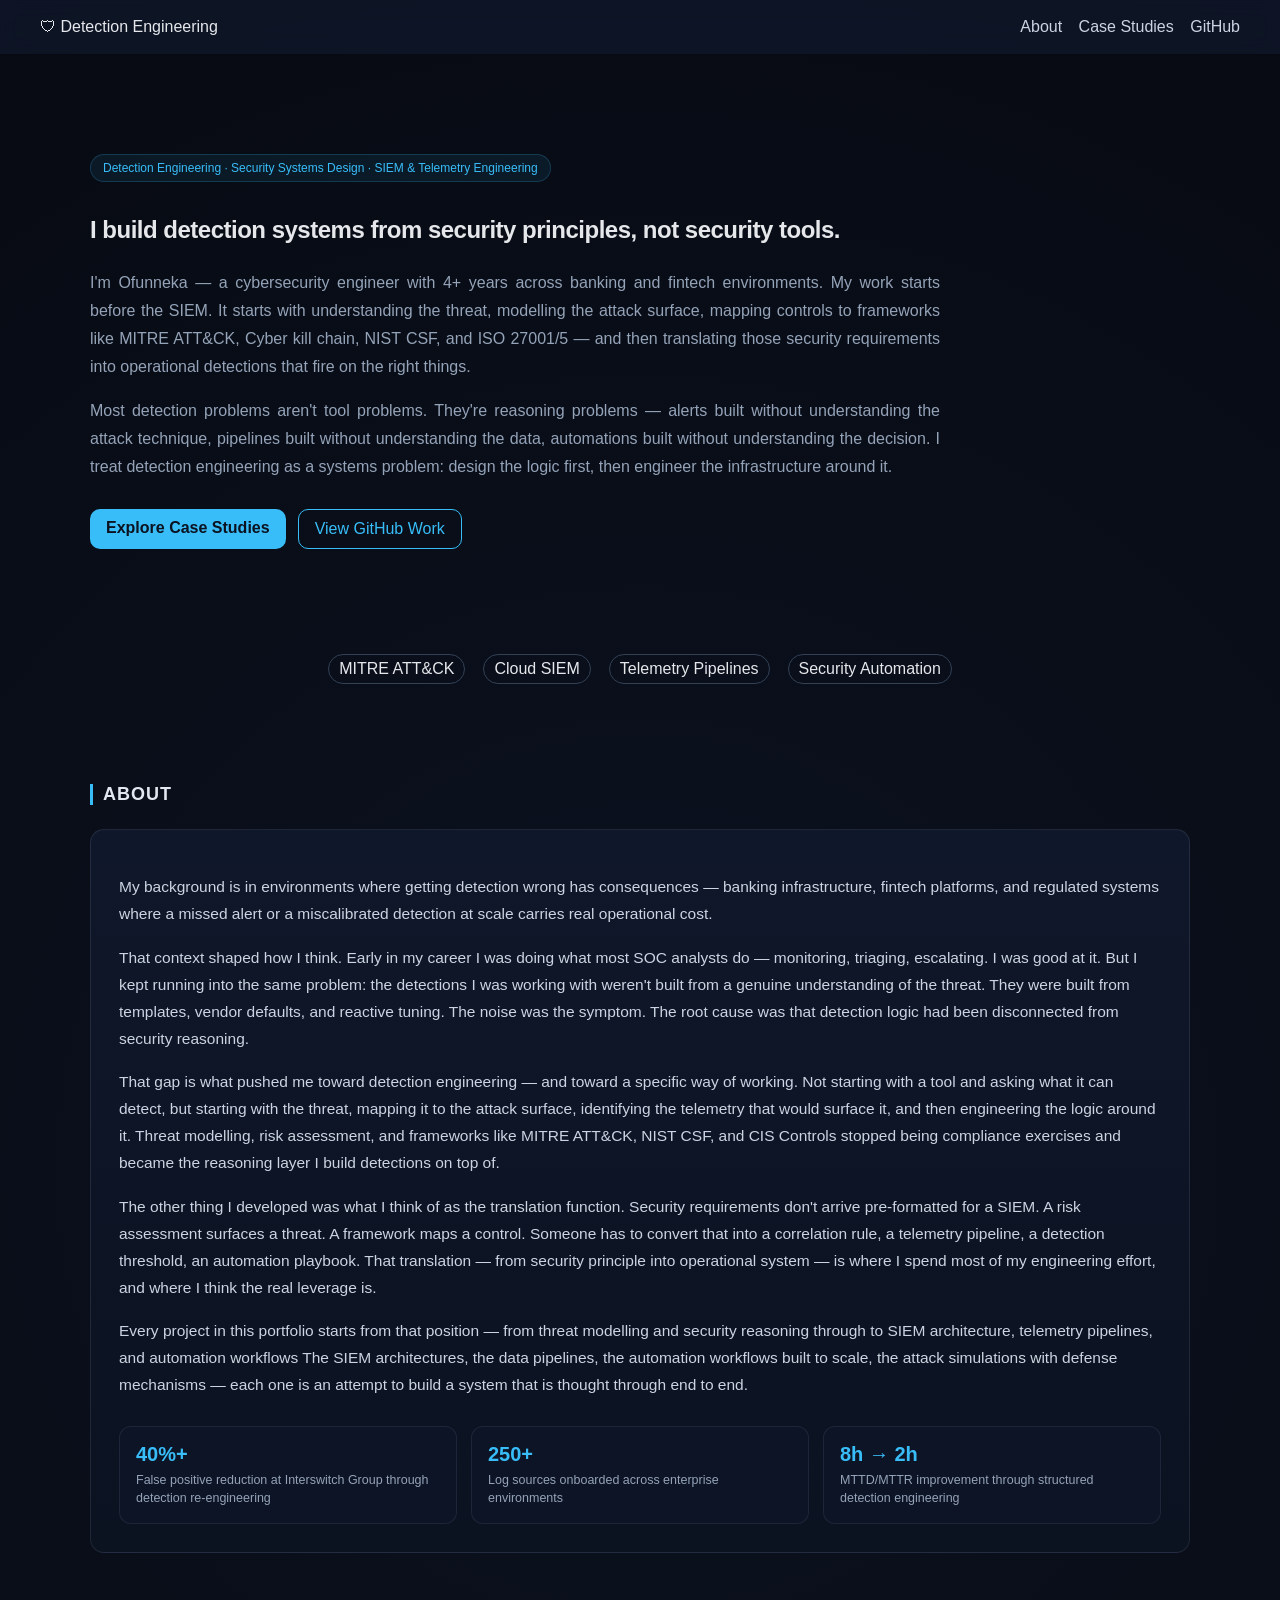
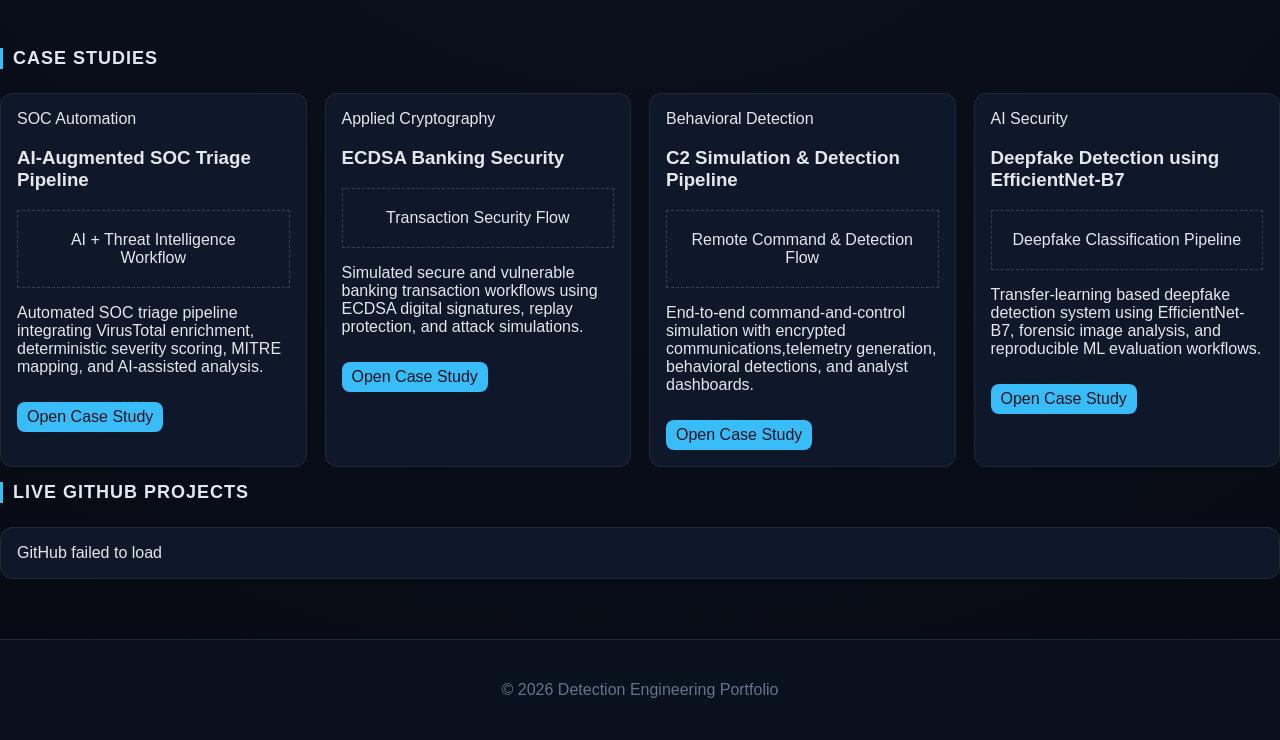
<file: index.html>
<!DOCTYPE html>
<html lang="en">
<head>
  <meta charset="UTF-8" />
  <meta name="viewport" content="width=device-width, initial-scale=1.0"/>
  <title>Detection Engineering Portfolio</title>
  <link rel="stylesheet" href="style.css">
</head>

<body>

<nav class="navbar">
  <div class="logo">🛡 Detection Engineering</div>
  <div class="links">
    <a href="#about">About</a>
    <a href="#projects">Case Studies</a>
    <a href="#github">GitHub</a>
  </div>
</nav>

<header class="hero">

  <div class="hero-tag">
    Detection Engineering · Security Systems Design · SIEM & Telemetry Engineering
  </div>

  <h1>I build detection systems from security principles, not security tools.</h1>

  <p>
    I'm Ofunneka — a cybersecurity engineer with 4+ years across banking and fintech environments.
    My work starts before the SIEM. It starts with understanding the threat, modelling the attack surface,
    mapping controls to frameworks like MITRE ATT&CK, Cyber kill chain, NIST CSF, and ISO 27001/5 — and then translating those security
    requirements into operational detections that fire on the right things.
  </p>

  <p>
    Most detection problems aren't tool problems. They're reasoning problems — alerts built without understanding
    the attack technique, pipelines built without understanding the data, automations built without understanding
    the decision. I treat detection engineering as a systems problem: design the logic first, then engineer the
    infrastructure around it.
  </p>


  <div class="hero-actions">
    <a class="primary-btn" href="#projects">Explore Case Studies</a>
    <a class="secondary-btn" href="#github">View GitHub Work</a>
  </div>

</header>

  <div class="hero-badges">
    <span>MITRE ATT&CK</span>
    <span>Cloud SIEM</span>
    <span>Telemetry Pipelines</span>
    <span>Security Automation</span>
  </div>
</header>

<section id="about" class="section">

  <h2>About</h2>

  <div class="about-card">

    <p>
      My background is in environments where getting detection wrong has consequences — banking infrastructure,
      fintech platforms, and regulated systems where a missed alert or a miscalibrated detection at scale carries
      real operational cost.
    </p>

    <p>
      That context shaped how I think. Early in my career I was doing what most SOC analysts do — monitoring,
      triaging, escalating. I was good at it. But I kept running into the same problem: the detections I was
      working with weren't built from a genuine understanding of the threat. They were built from templates,
      vendor defaults, and reactive tuning. The noise was the symptom. The root cause was that detection logic
      had been disconnected from security reasoning.
    </p>

    <p>
      That gap is what pushed me toward detection engineering — and toward a specific way of working. Not starting
      with a tool and asking what it can detect, but starting with the threat, mapping it to the attack surface,
      identifying the telemetry that would surface it, and then engineering the logic around it. Threat modelling,
      risk assessment, and frameworks like MITRE ATT&CK, NIST CSF, and CIS Controls stopped being compliance exercises
      and became the reasoning layer I build detections on top of.
    </p>

    <p>
      The other thing I developed was what I think of as the translation function. Security requirements don't arrive
      pre-formatted for a SIEM. A risk assessment surfaces a threat. A framework maps a control. Someone has to convert
      that into a correlation rule, a telemetry pipeline, a detection threshold, an automation playbook. That translation —
      from security principle into operational system — is where I spend most of my engineering effort, and where I think
      the real leverage is.
    </p>

    <p>
      Every project in this portfolio starts from that position — from threat modelling and security reasoning through to SIEM architecture,
    telemetry pipelines, and automation workflows The SIEM architectures, the data pipelines, the automation
      workflows built to scale, the attack simulations with defense mechanisms — each one is an attempt to build a system that is thought through end to end. 
    </p>

    <div class="stats">

      <div class="stat">
        <h3>40%+</h3>
        <p>False positive reduction at Interswitch Group through detection re-engineering</p>
      </div>

      <div class="stat">
        <h3>250+</h3>
        <p>Log sources onboarded across enterprise environments</p>
      </div>

      <div class="stat">
        <h3>8h → 2h</h3>
        <p>MTTD/MTTR improvement through structured detection engineering</p>
      </div>

    </div>

  </div>

</section>

<section id="projects" class="section">
  <h2>Case Studies</h2>

  <div class="grid">

    <div class="card">
      <div class="card-tag">SOC Automation</div>
      <h3>AI-Augmented SOC Triage Pipeline</h3>
      <div class="card-image">AI + Threat Intelligence Workflow </div>
      <p> Automated SOC triage pipeline integrating VirusTotal enrichment, deterministic severity scoring, MITRE mapping, and AI-assisted analysis. </p>
      <a class="card-btn" href="projects/llm-augmented-alert-triage -automation-pipeline.html"> Open Case Study </a>
    </div>

    <div class="card">
      <div class="card-tag">Applied Cryptography</div>
      <h3>ECDSA Banking Security</h3>
      <div class="card-image">Transaction Security Flow</div>
      <p>Simulated secure and vulnerable banking transaction workflows using ECDSA digital signatures, replay protection, and attack simulations.</p>
      <a class="card-btn" href="projects/ecdsa-banking-security.html">Open Case Study</a>
    </div>


    <div class="card">
      <div class="card-tag">Behavioral Detection</div>
      <h3>C2 Simulation & Detection Pipeline</h3>
      <div class="card-image">Remote Command & Detection Flow</div>
      <p>End-to-end command-and-control simulation with encrypted communications,telemetry generation, behavioral detections, and analyst dashboards.</p>
      <a class="card-btn" href="projects/C2-simulation-detection.html">Open Case Study</a>
    </div>

    <div class="card">
      <div class="card-tag">AI Security</div>    
      <h3>Deepfake Detection using EfficientNet-B7</h3>    
      <div class="card-image">Deepfake Classification Pipeline</div>
      <p>Transfer-learning based deepfake detection system using EfficientNet-B7, forensic image analysis, and reproducible ML evaluation workflows.</p>
      <a class="card-btn" href="projects/deepfake-detection.html">Open Case Study</a>
    </div>


  </div>
</section>

<section id="github" class="section">
  <h2>Live GitHub Projects</h2>
  <div class="grid" id="github-projects"></div>
</section>

<footer>
  <p>© 2026 Detection Engineering Portfolio</p>
</footer>

<script>
const langColors = {
  Python:"#3572A5", JavaScript:"#f1e05a", Go:"#00ADD8",
  Shell:"#89e051", TypeScript:"#2b7489"
};

function formatDate(d){
  return new Date(d).toLocaleDateString("en-US",{month:"short",year:"numeric"});
}

async function loadRepos(){
  const container = document.getElementById("github-projects");

  try {
    const res = await fetch("https://api.github.com/users/JanieAbutu/repos");
    const repos = await res.json();

    container.innerHTML = "";

    repos
      .filter(r => !r.fork && r.name !== "JanieAbutu.github.io")
      .sort((a,b)=>new Date(b.updated_at)-new Date(a.updated_at))
      .slice(0,6)
      .forEach(repo => {

        const card = document.createElement("div");
        card.className = "card";

        const color = langColors[repo.language] || "#64748b";

        card.innerHTML = `
          <div class="card-top">
            <span class="lang-dot" style="background:${color}"></span>
            <span class="card-tag">${repo.language || "Unknown"}</span>
          </div>

          <h3>${repo.name}</h3>

          <div class="card-image">🔗 Repo Preview</div>

          <p>${repo.description || "No description"}</p>

          <div class="repo-meta">
            📅 Created ${formatDate(repo.created_at)}
            • 🔄 Updated ${formatDate(repo.updated_at)}
          </div>

          <a class="card-btn" href="${repo.html_url}" target="_blank">
            View Repository →
          </a>
        `;

        container.appendChild(card);
      });

  } catch(e){
    container.innerHTML = "<div class='card'>GitHub failed to load</div>";
  }
}

window.addEventListener("DOMContentLoaded", loadRepos);
</script>

</body>
</html>
</file>
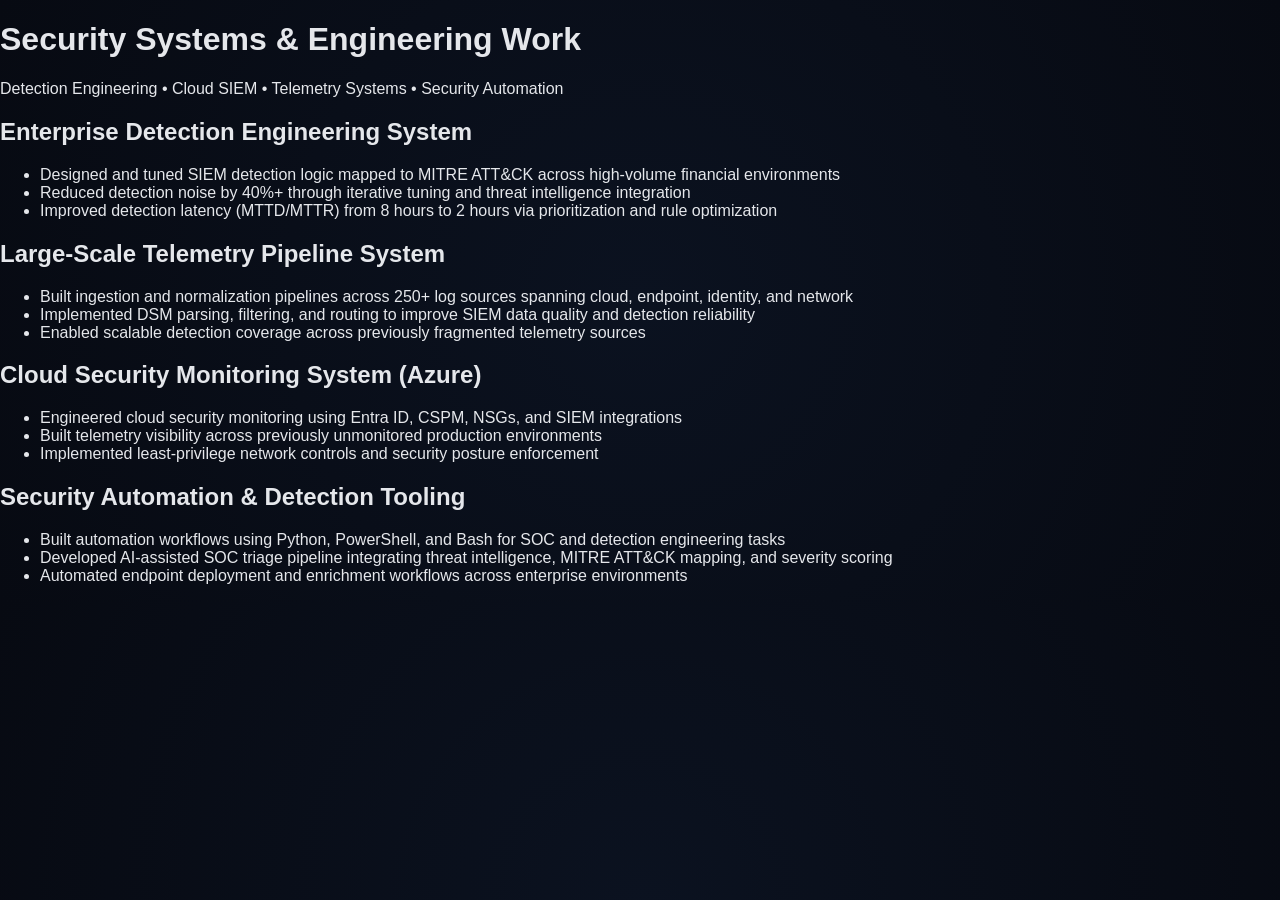
<file: experience.html>
<!DOCTYPE html>
<html lang="en">
<head>
  <meta charset="UTF-8">
  <title>Systems Built</title>
  <link rel="stylesheet" href="style.css">
</head>

<body>

<header>
  <h1>Security Systems & Engineering Work</h1>
  <p>Detection Engineering • Cloud SIEM • Telemetry Systems • Security Automation</p>
</header>

<section>

  <h2>Enterprise Detection Engineering System</h2>
  <ul>
    <li>Designed and tuned SIEM detection logic mapped to MITRE ATT&CK across high-volume financial environments</li>
    <li>Reduced detection noise by 40%+ through iterative tuning and threat intelligence integration</li>
    <li>Improved detection latency (MTTD/MTTR) from 8 hours to 2 hours via prioritization and rule optimization</li>
  </ul>

</section>

<section>

  <h2>Large-Scale Telemetry Pipeline System</h2>
  <ul>
    <li>Built ingestion and normalization pipelines across 250+ log sources spanning cloud, endpoint, identity, and network</li>
    <li>Implemented DSM parsing, filtering, and routing to improve SIEM data quality and detection reliability</li>
    <li>Enabled scalable detection coverage across previously fragmented telemetry sources</li>
  </ul>

</section>

<section>

  <h2>Cloud Security Monitoring System (Azure)</h2>
  <ul>
    <li>Engineered cloud security monitoring using Entra ID, CSPM, NSGs, and SIEM integrations</li>
    <li>Built telemetry visibility across previously unmonitored production environments</li>
    <li>Implemented least-privilege network controls and security posture enforcement</li>
  </ul>

</section>

<section>

  <h2>Security Automation & Detection Tooling</h2>
  <ul>
    <li>Built automation workflows using Python, PowerShell, and Bash for SOC and detection engineering tasks</li>
    <li>Developed AI-assisted SOC triage pipeline integrating threat intelligence, MITRE ATT&CK mapping, and severity scoring</li>
    <li>Automated endpoint deployment and enrichment workflows across enterprise environments</li>
  </ul>

</section>

</body>
</html>
</file>
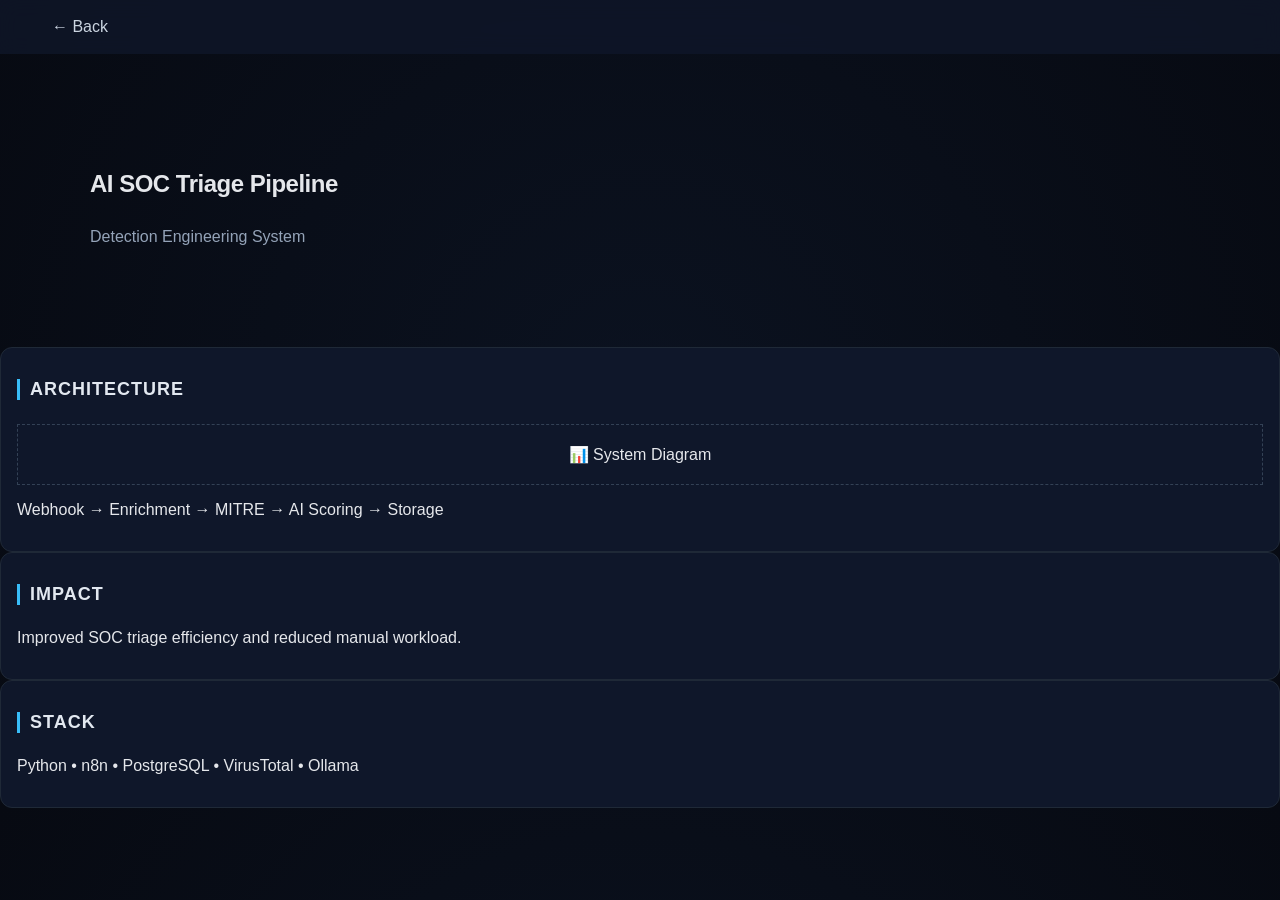
<file: projects/ai-soc-pipeline.html>
<!DOCTYPE html>
<html>
<head>
  <title>AI SOC Pipeline</title>
  <link rel="stylesheet" href="../style.css">
</head>

<body>

<nav class="navbar">
  <a href="../index.html">← Back</a>
</nav>

<header class="hero">
  <h1>AI SOC Triage Pipeline</h1>
  <p>Detection Engineering System</p>
</header>

<section class="section">

  <div class="card">
    <h2>Architecture</h2>
    <div class="card-image">📊 System Diagram</div>
    <p>Webhook → Enrichment → MITRE → AI Scoring → Storage</p>
  </div>

  <div class="card">
    <h2>Impact</h2>
    <p>Improved SOC triage efficiency and reduced manual workload.</p>
  </div>

  <div class="card">
    <h2>Stack</h2>
    <p>Python • n8n • PostgreSQL • VirusTotal • Ollama</p>
  </div>

</section>

</body>
</html>
</file>
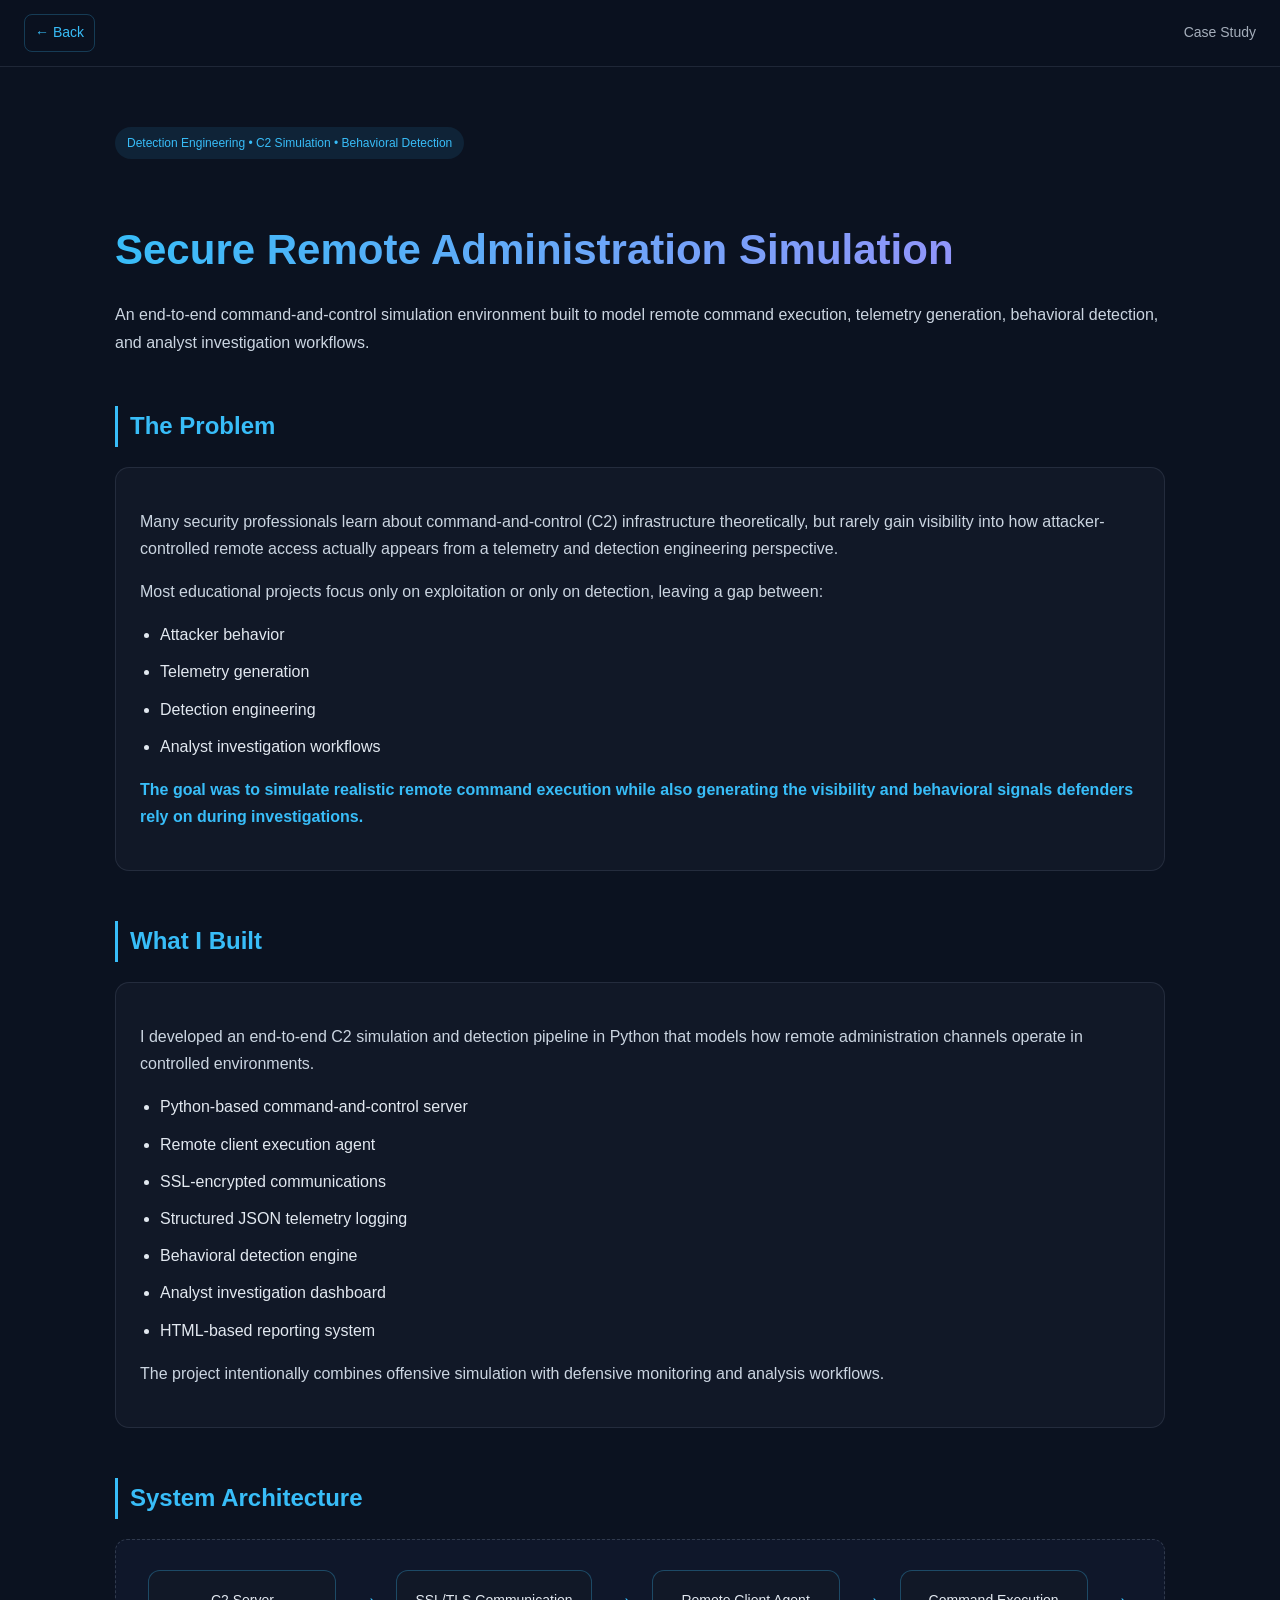
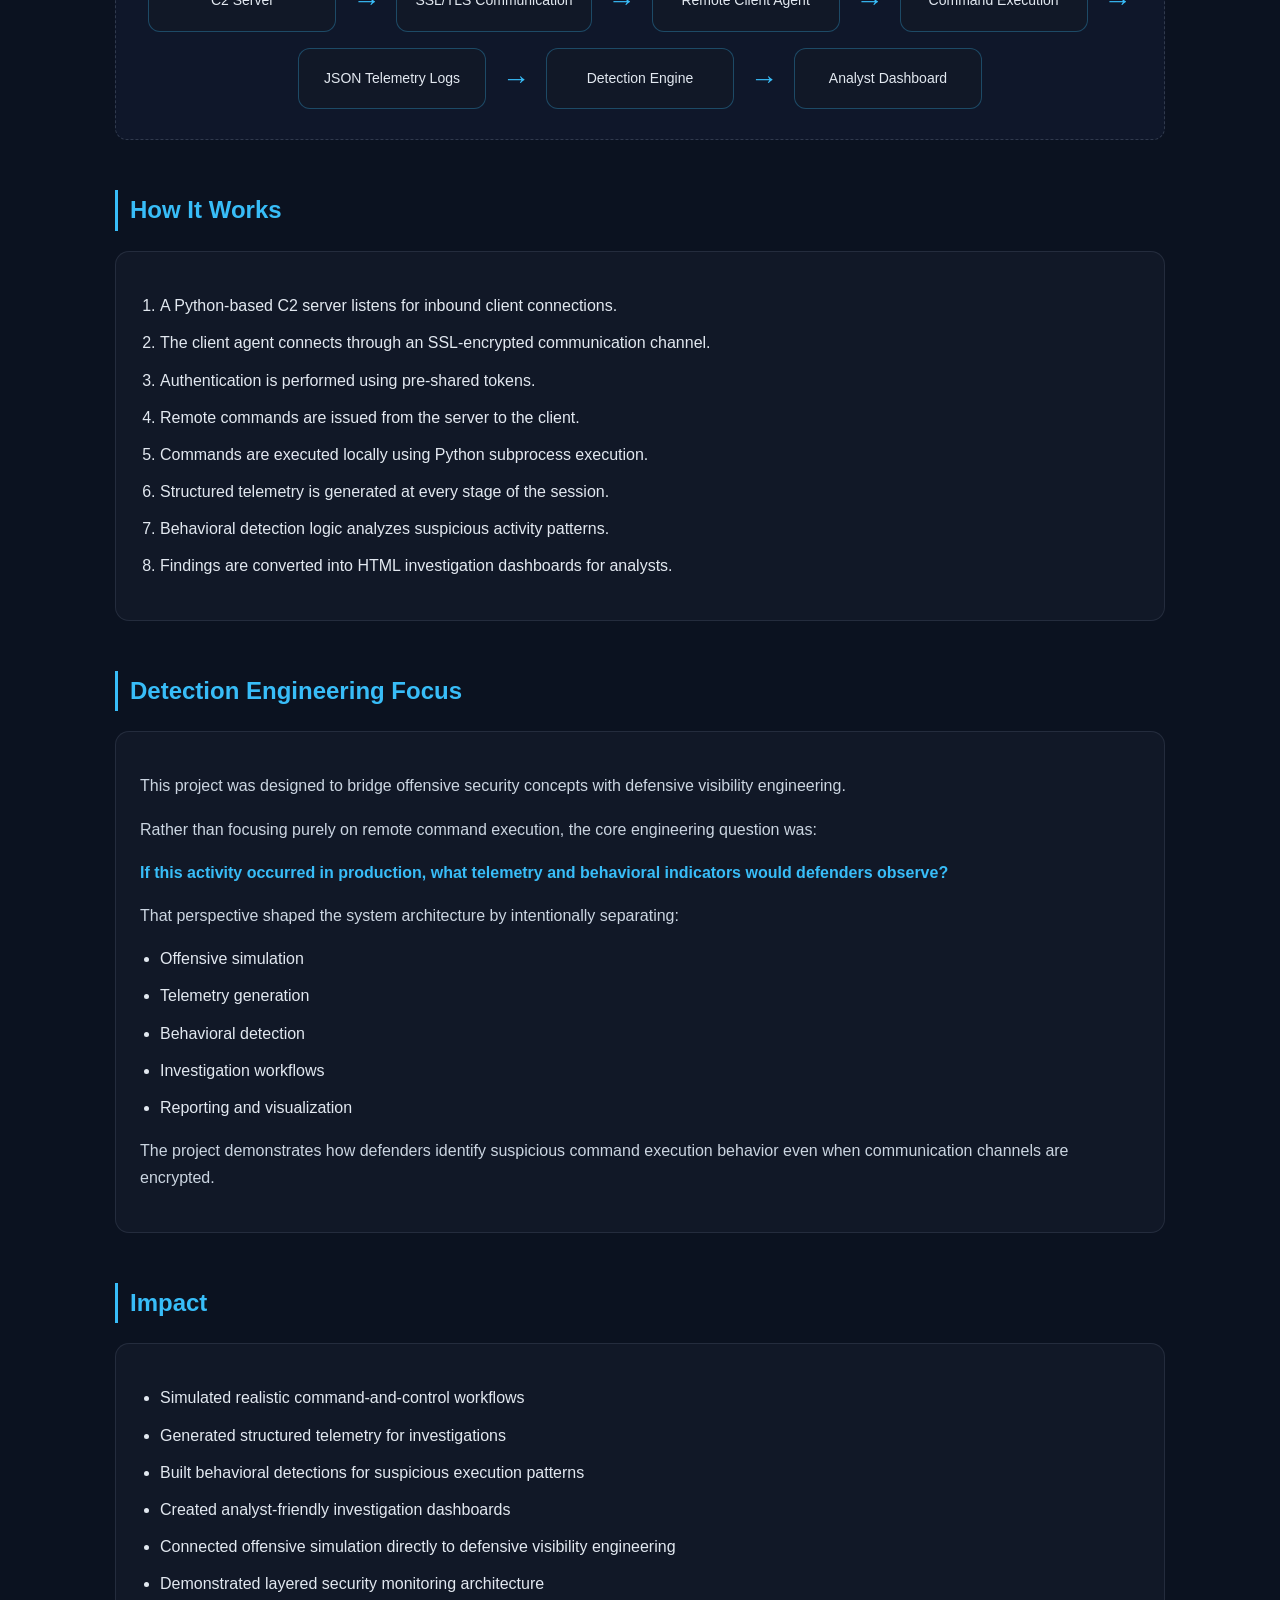
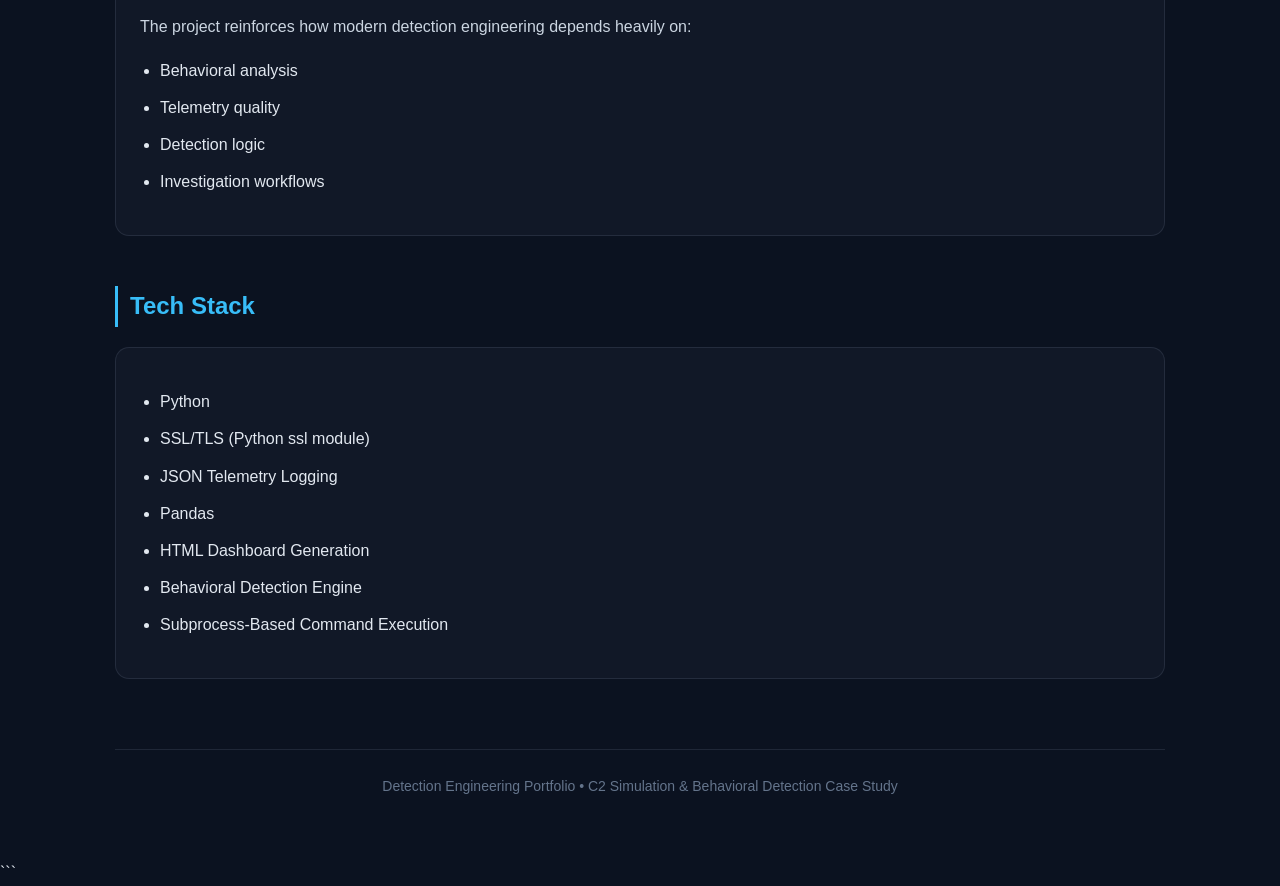
<file: projects/C2-simulation-detection.html>
<!DOCTYPE html>
<html lang="en">
<head>
  <meta charset="UTF-8"/>
  <meta name="viewport" content="width=device-width, initial-scale=1.0"/>
  <title>C2 Simulation & Detection Pipeline</title>
  

  <style>

    body{
      margin:0;
      background:#0b1220;
      color:#e2e8f0;
      font-family:Inter,Arial,sans-serif;
      line-height:1.7;
    }

    .container{
      width:90%;
      max-width:1050px;
      margin:auto;
      padding:60px 0;
    }

    .hero{
      margin-bottom:50px;
    }

    .tag{
      display:inline-block;
      padding:6px 12px;
      border-radius:999px;
      background:rgba(56,189,248,0.1);
      color:#38bdf8;
      font-size:12px;
      margin-bottom:20px;
    }

    h1{
      font-size:42px;
      margin-bottom:10px;
      background:linear-gradient(90deg,#38bdf8,#a78bfa);
      -webkit-background-clip:text;
      -webkit-text-fill-color:transparent;
    }

    h2{
      margin-top:50px;
      color:#38bdf8;
      border-left:3px solid #38bdf8;
      padding-left:12px;
    }

    h3{
      color:#f8fafc;
    }

    p{
      color:#cbd5e1;
    }

    ul,ol{
      padding-left:20px;
    }

    li{
      margin-bottom:10px;
    }

    .card{
      background:#111827;
      border:1px solid rgba(148,163,184,0.15);
      border-radius:14px;
      padding:24px;
      margin-top:20px;
    }

    .highlight{
      color:#38bdf8;
      font-weight:600;
    }

    .diagram{
      background:#0f172a;
      border:1px dashed rgba(148,163,184,0.25);
      border-radius:12px;
      padding:30px;
      margin-top:20px;
      overflow:auto;
    }

    .flow{
      display:flex;
      align-items:center;
      justify-content:center;
      gap:16px;
      flex-wrap:wrap;
    }

    .flow-box{
      background:#111827;
      border:1px solid rgba(56,189,248,0.3);
      border-radius:12px;
      padding:18px;
      min-width:150px;
      text-align:center;
      font-size:14px;
    }

    .arrow{
      color:#38bdf8;
      font-size:28px;
      font-weight:bold;
    }

    .footer{
      margin-top:70px;
      border-top:1px solid rgba(148,163,184,0.15);
      padding-top:25px;
      text-align:center;
      color:#64748b;
      font-size:14px;
    }

    .case-navbar {
      position: sticky;
      top: 0;
      z-index: 1000;
    
      display: flex;
      align-items: center;
      justify-content: space-between;
    
      padding: 14px 24px;
    
      background: rgba(11, 18, 32, 0.85);
      backdrop-filter: blur(12px);
    
      border-bottom: 1px solid rgba(148, 163, 184, 0.15);
    }
    
    .back-link {
      color: #38bdf8;
      text-decoration: none;
      font-size: 14px;
      padding: 6px 10px;
      border-radius: 8px;
      border: 1px solid rgba(56, 189, 248, 0.25);
      transition: 0.2s;
    }
    
    .back-link:hover {
      background: rgba(56, 189, 248, 0.12);
    }
    
    .case-title {
      color: #cbd5e1;
      font-size: 14px;
      opacity: 0.8;
    }

  </style>
</head>

<body>
<nav class="case-navbar">
  <a href="../index.html" class="back-link">← Back</a>
  <span class="case-title">Case Study</span>
</nav>
  
<div class="container">

  <section class="hero">

    <div class="tag">
      Detection Engineering • C2 Simulation • Behavioral Detection
    </div>

    <h1>Secure Remote Administration Simulation</h1>

    <p>
      An end-to-end command-and-control simulation environment built to model
      remote command execution, telemetry generation, behavioral detection,
      and analyst investigation workflows.
    </p>

  </section>

  <section>

    <h2>The Problem</h2>

    <div class="card">

      <p>
        Many security professionals learn about command-and-control (C2)
        infrastructure theoretically, but rarely gain visibility into how
        attacker-controlled remote access actually appears from a telemetry
        and detection engineering perspective.
      </p>

      <p>
        Most educational projects focus only on exploitation or only on detection,
        leaving a gap between:
      </p>

      <ul>
        <li>Attacker behavior</li>
        <li>Telemetry generation</li>
        <li>Detection engineering</li>
        <li>Analyst investigation workflows</li>
      </ul>

      <p class="highlight">
        The goal was to simulate realistic remote command execution while also
        generating the visibility and behavioral signals defenders rely on
        during investigations.
      </p>

    </div>

  </section>

  <section>

    <h2>What I Built</h2>

    <div class="card">

      <p>
        I developed an end-to-end C2 simulation and detection pipeline in Python
        that models how remote administration channels operate in controlled environments.
      </p>

      <ul>
        <li>Python-based command-and-control server</li>
        <li>Remote client execution agent</li>
        <li>SSL-encrypted communications</li>
        <li>Structured JSON telemetry logging</li>
        <li>Behavioral detection engine</li>
        <li>Analyst investigation dashboard</li>
        <li>HTML-based reporting system</li>
      </ul>

      <p>
        The project intentionally combines offensive simulation with defensive
        monitoring and analysis workflows.
      </p>

    </div>

  </section>

  <section>

    <h2>System Architecture</h2>

    <div class="diagram">

      <div class="flow">

        <div class="flow-box">
          C2 Server
        </div>

        <div class="arrow">→</div>

        <div class="flow-box">
          SSL/TLS Communication
        </div>

        <div class="arrow">→</div>

        <div class="flow-box">
          Remote Client Agent
        </div>

        <div class="arrow">→</div>

        <div class="flow-box">
          Command Execution
        </div>

        <div class="arrow">→</div>

        <div class="flow-box">
          JSON Telemetry Logs
        </div>

        <div class="arrow">→</div>

        <div class="flow-box">
          Detection Engine
        </div>

        <div class="arrow">→</div>

        <div class="flow-box">
          Analyst Dashboard
        </div>

      </div>

    </div>

  </section>

  <section>

    <h2>How It Works</h2>

    <div class="card">

      <ol>

        <li>
          A Python-based C2 server listens for inbound client connections.
        </li>

        <li>
          The client agent connects through an SSL-encrypted communication channel.
        </li>

        <li>
          Authentication is performed using pre-shared tokens.
        </li>

        <li>
          Remote commands are issued from the server to the client.
        </li>

        <li>
          Commands are executed locally using Python subprocess execution.
        </li>

        <li>
          Structured telemetry is generated at every stage of the session.
        </li>

        <li>
          Behavioral detection logic analyzes suspicious activity patterns.
        </li>

        <li>
          Findings are converted into HTML investigation dashboards for analysts.
        </li>

      </ol>

    </div>

  </section>

  <section>

    <h2>Detection Engineering Focus</h2>

    <div class="card">

      <p>
        This project was designed to bridge offensive security concepts with
        defensive visibility engineering.
      </p>

      <p>
        Rather than focusing purely on remote command execution,
        the core engineering question was:
      </p>

      <p class="highlight">
        If this activity occurred in production, what telemetry and behavioral indicators would defenders observe?
      </p>

      <p>
        That perspective shaped the system architecture by intentionally separating:
      </p>

      <ul>
        <li>Offensive simulation</li>
        <li>Telemetry generation</li>
        <li>Behavioral detection</li>
        <li>Investigation workflows</li>
        <li>Reporting and visualization</li>
      </ul>

      <p>
        The project demonstrates how defenders identify suspicious command execution
        behavior even when communication channels are encrypted.
      </p>

    </div>

  </section>

  <section>

    <h2>Impact</h2>

    <div class="card">

      <ul>
        <li>Simulated realistic command-and-control workflows</li>
        <li>Generated structured telemetry for investigations</li>
        <li>Built behavioral detections for suspicious execution patterns</li>
        <li>Created analyst-friendly investigation dashboards</li>
        <li>Connected offensive simulation directly to defensive visibility engineering</li>
        <li>Demonstrated layered security monitoring architecture</li>
      </ul>

      <p>
        The project reinforces how modern detection engineering depends heavily on:
      </p>

      <ul>
        <li>Behavioral analysis</li>
        <li>Telemetry quality</li>
        <li>Detection logic</li>
        <li>Investigation workflows</li>
      </ul>

    </div>

  </section>

  <section>

    <h2>Tech Stack</h2>

    <div class="card">

      <ul>
        <li>Python</li>
        <li>SSL/TLS (Python ssl module)</li>
        <li>JSON Telemetry Logging</li>
        <li>Pandas</li>
        <li>HTML Dashboard Generation</li>
        <li>Behavioral Detection Engine</li>
        <li>Subprocess-Based Command Execution</li>
      </ul>

    </div>

  </section>

  <div class="footer">
    Detection Engineering Portfolio • C2 Simulation & Behavioral Detection Case Study
  </div>

</div>

</body>
</html>
```
</file>
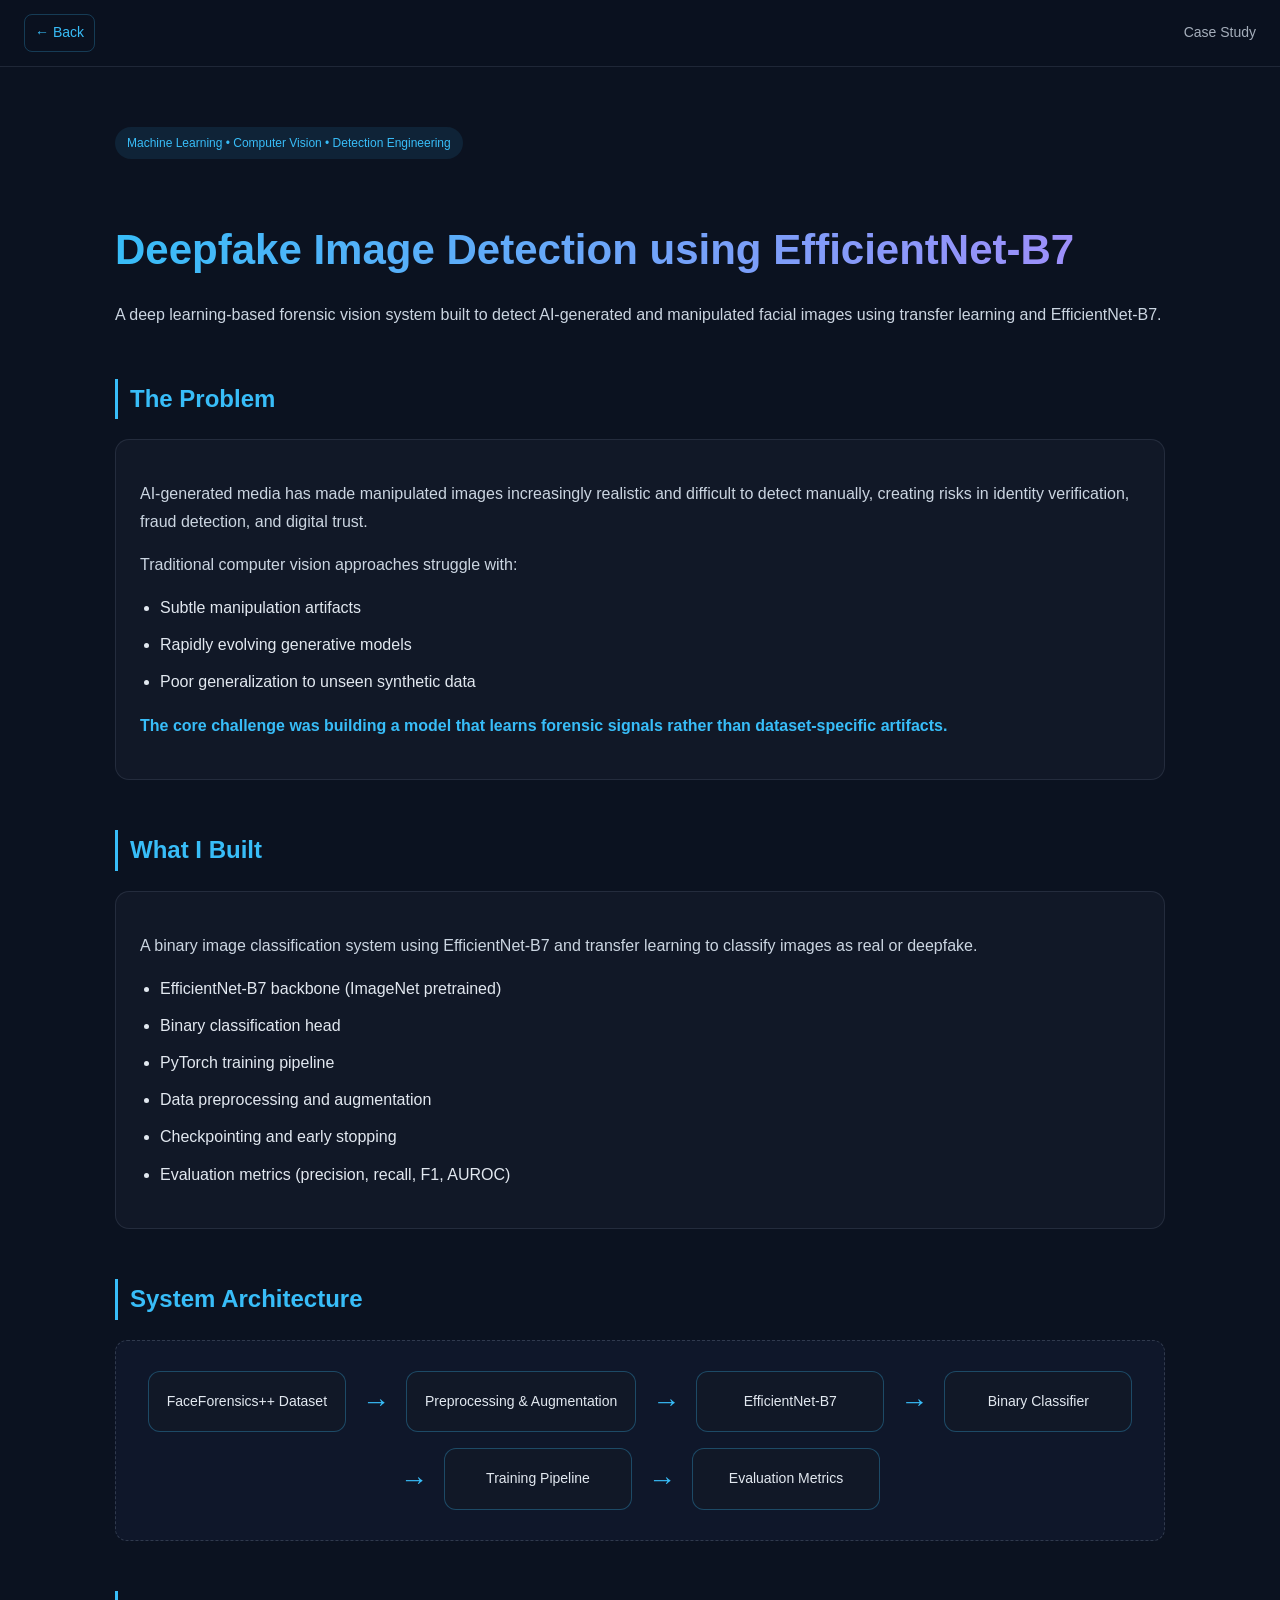
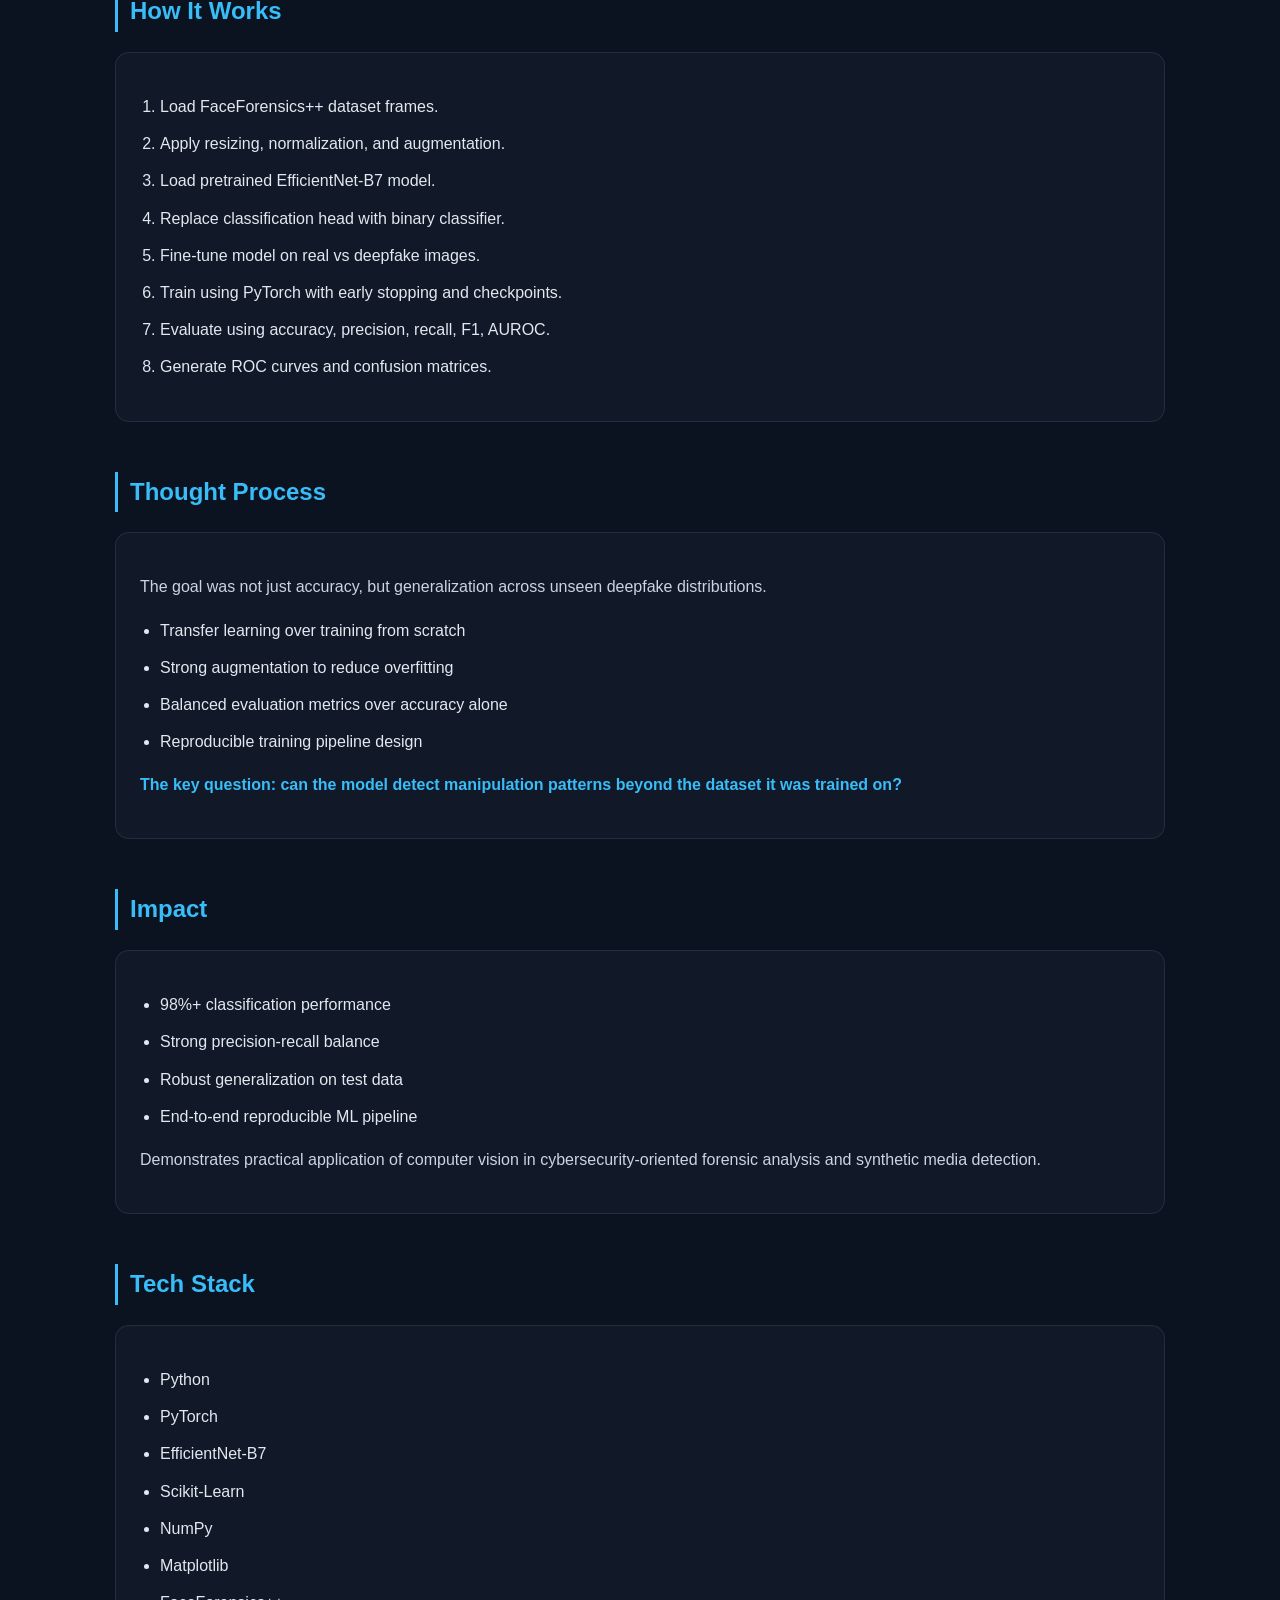
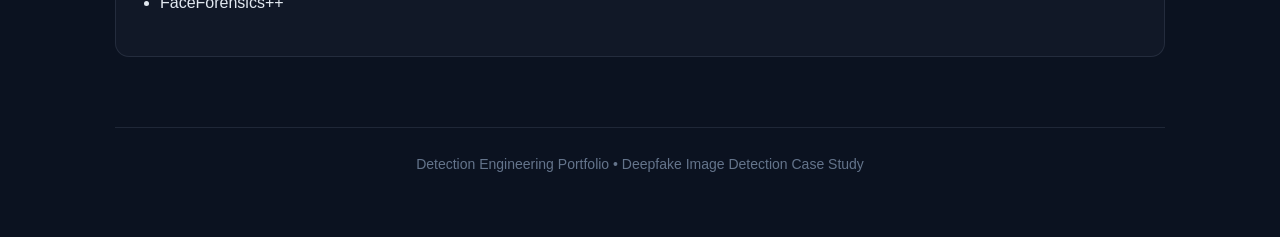
<file: projects/deepfake-detection.html>
<!DOCTYPE html>
<html lang="en">
<head>
  <meta charset="UTF-8"/>
  <meta name="viewport" content="width=device-width, initial-scale=1.0"/>
  <title>Deepfake Image Detection using EfficientNet-B7</title>

  <style>

    body{
      margin:0;
      background:#0b1220;
      color:#e2e8f0;
      font-family:Inter,Arial,sans-serif;
      line-height:1.7;
    }

    .container{
      width:90%;
      max-width:1050px;
      margin:auto;
      padding:60px 0;
    }

    .hero{
      margin-bottom:50px;
    }

    .tag{
      display:inline-block;
      padding:6px 12px;
      border-radius:999px;
      background:rgba(56,189,248,0.1);
      color:#38bdf8;
      font-size:12px;
      margin-bottom:20px;
    }

    h1{
      font-size:42px;
      margin-bottom:10px;
      background:linear-gradient(90deg,#38bdf8,#a78bfa);
      -webkit-background-clip:text;
      -webkit-text-fill-color:transparent;
    }

    h2{
      margin-top:50px;
      color:#38bdf8;
      border-left:3px solid #38bdf8;
      padding-left:12px;
    }

    h3{
      color:#f8fafc;
    }

    p{
      color:#cbd5e1;
    }

    ul,ol{
      padding-left:20px;
    }

    li{
      margin-bottom:10px;
    }

    .card{
      background:#111827;
      border:1px solid rgba(148,163,184,0.15);
      border-radius:14px;
      padding:24px;
      margin-top:20px;
    }

    .highlight{
      color:#38bdf8;
      font-weight:600;
    }

    .diagram{
      background:#0f172a;
      border:1px dashed rgba(148,163,184,0.25);
      border-radius:12px;
      padding:30px;
      margin-top:20px;
      overflow:auto;
    }

    .flow{
      display:flex;
      align-items:center;
      justify-content:center;
      gap:16px;
      flex-wrap:wrap;
    }

    .flow-box{
      background:#111827;
      border:1px solid rgba(56,189,248,0.3);
      border-radius:12px;
      padding:18px;
      min-width:150px;
      text-align:center;
      font-size:14px;
    }

    .arrow{
      color:#38bdf8;
      font-size:28px;
      font-weight:bold;
    }

    .footer{
      margin-top:70px;
      border-top:1px solid rgba(148,163,184,0.15);
      padding-top:25px;
      text-align:center;
      color:#64748b;
      font-size:14px;
    }

    .case-navbar {
      position: sticky;
      top: 0;
      z-index: 1000;

      display: flex;
      align-items: center;
      justify-content: space-between;

      padding: 14px 24px;

      background: rgba(11, 18, 32, 0.85);
      backdrop-filter: blur(12px);

      border-bottom: 1px solid rgba(148, 163, 184, 0.15);
    }

    .back-link {
      color: #38bdf8;
      text-decoration: none;
      font-size: 14px;
      padding: 6px 10px;
      border-radius: 8px;
      border: 1px solid rgba(56, 189, 248, 0.25);
      transition: 0.2s;
    }

    .back-link:hover {
      background: rgba(56, 189, 248, 0.12);
    }

    .case-title {
      color: #cbd5e1;
      font-size: 14px;
      opacity: 0.8;
    }

  </style>
</head>

<body>

<nav class="case-navbar">
  <a href="../index.html" class="back-link">← Back</a>
  <span class="case-title">Case Study</span>
</nav>

<div class="container">

  <!-- HERO -->
  <section class="hero">

    <div class="tag">
      Machine Learning • Computer Vision • Detection Engineering
    </div>

    <h1>Deepfake Image Detection using EfficientNet-B7</h1>

    <p>
      A deep learning-based forensic vision system built to detect AI-generated and manipulated facial images using transfer learning and EfficientNet-B7.
    </p>

  </section>

  <!-- PROBLEM -->
  <section>

    <h2>The Problem</h2>

    <div class="card">

      <p>
        AI-generated media has made manipulated images increasingly realistic and difficult to detect manually, creating risks in identity verification, fraud detection, and digital trust.
      </p>

      <p>
        Traditional computer vision approaches struggle with:
      </p>

      <ul>
        <li>Subtle manipulation artifacts</li>
        <li>Rapidly evolving generative models</li>
        <li>Poor generalization to unseen synthetic data</li>
      </ul>

      <p class="highlight">
        The core challenge was building a model that learns forensic signals rather than dataset-specific artifacts.
      </p>

    </div>

  </section>

  <!-- WHAT I BUILT -->
  <section>

    <h2>What I Built</h2>

    <div class="card">

      <p>
        A binary image classification system using EfficientNet-B7 and transfer learning to classify images as real or deepfake.
      </p>

      <ul>
        <li>EfficientNet-B7 backbone (ImageNet pretrained)</li>
        <li>Binary classification head</li>
        <li>PyTorch training pipeline</li>
        <li>Data preprocessing and augmentation</li>
        <li>Checkpointing and early stopping</li>
        <li>Evaluation metrics (precision, recall, F1, AUROC)</li>
      </ul>

    </div>

  </section>

  <!-- ARCHITECTURE -->
  <section>

    <h2>System Architecture</h2>

    <div class="diagram">

      <div class="flow">

        <div class="flow-box">FaceForensics++ Dataset</div>
        <div class="arrow">→</div>
        <div class="flow-box">Preprocessing & Augmentation</div>
        <div class="arrow">→</div>
        <div class="flow-box">EfficientNet-B7</div>
        <div class="arrow">→</div>
        <div class="flow-box">Binary Classifier</div>
        <div class="arrow">→</div>
        <div class="flow-box">Training Pipeline</div>
        <div class="arrow">→</div>
        <div class="flow-box">Evaluation Metrics</div>

      </div>

    </div>

  </section>

  <!-- HOW IT WORKS -->
  <section>

    <h2>How It Works</h2>

    <div class="card">

      <ol>
        <li>Load FaceForensics++ dataset frames.</li>
        <li>Apply resizing, normalization, and augmentation.</li>
        <li>Load pretrained EfficientNet-B7 model.</li>
        <li>Replace classification head with binary classifier.</li>
        <li>Fine-tune model on real vs deepfake images.</li>
        <li>Train using PyTorch with early stopping and checkpoints.</li>
        <li>Evaluate using accuracy, precision, recall, F1, AUROC.</li>
        <li>Generate ROC curves and confusion matrices.</li>
      </ol>

    </div>

  </section>

  <!-- THINKING -->
  <section>

    <h2>Thought Process</h2>

    <div class="card">

      <p>
        The goal was not just accuracy, but generalization across unseen deepfake distributions.
      </p>

      <ul>
        <li>Transfer learning over training from scratch</li>
        <li>Strong augmentation to reduce overfitting</li>
        <li>Balanced evaluation metrics over accuracy alone</li>
        <li>Reproducible training pipeline design</li>
      </ul>

      <p class="highlight">
        The key question: can the model detect manipulation patterns beyond the dataset it was trained on?
      </p>

    </div>

  </section>

  <!-- IMPACT -->
  <section>

    <h2>Impact</h2>

    <div class="card">

      <ul>
        <li>98%+ classification performance</li>
        <li>Strong precision-recall balance</li>
        <li>Robust generalization on test data</li>
        <li>End-to-end reproducible ML pipeline</li>
      </ul>

      <p>
        Demonstrates practical application of computer vision in cybersecurity-oriented forensic analysis and synthetic media detection.
      </p>

    </div>

  </section>

  <!-- TECH -->
  <section>

    <h2>Tech Stack</h2>

    <div class="card">

      <ul>
        <li>Python</li>
        <li>PyTorch</li>
        <li>EfficientNet-B7</li>
        <li>Scikit-Learn</li>
        <li>NumPy</li>
        <li>Matplotlib</li>
        <li>FaceForensics++</li>
      </ul>

    </div>

  </section>

  <!-- FOOTER -->
  <div class="footer">
    Detection Engineering Portfolio • Deepfake Image Detection Case Study
  </div>

</div>

</body>
</html>
</file>
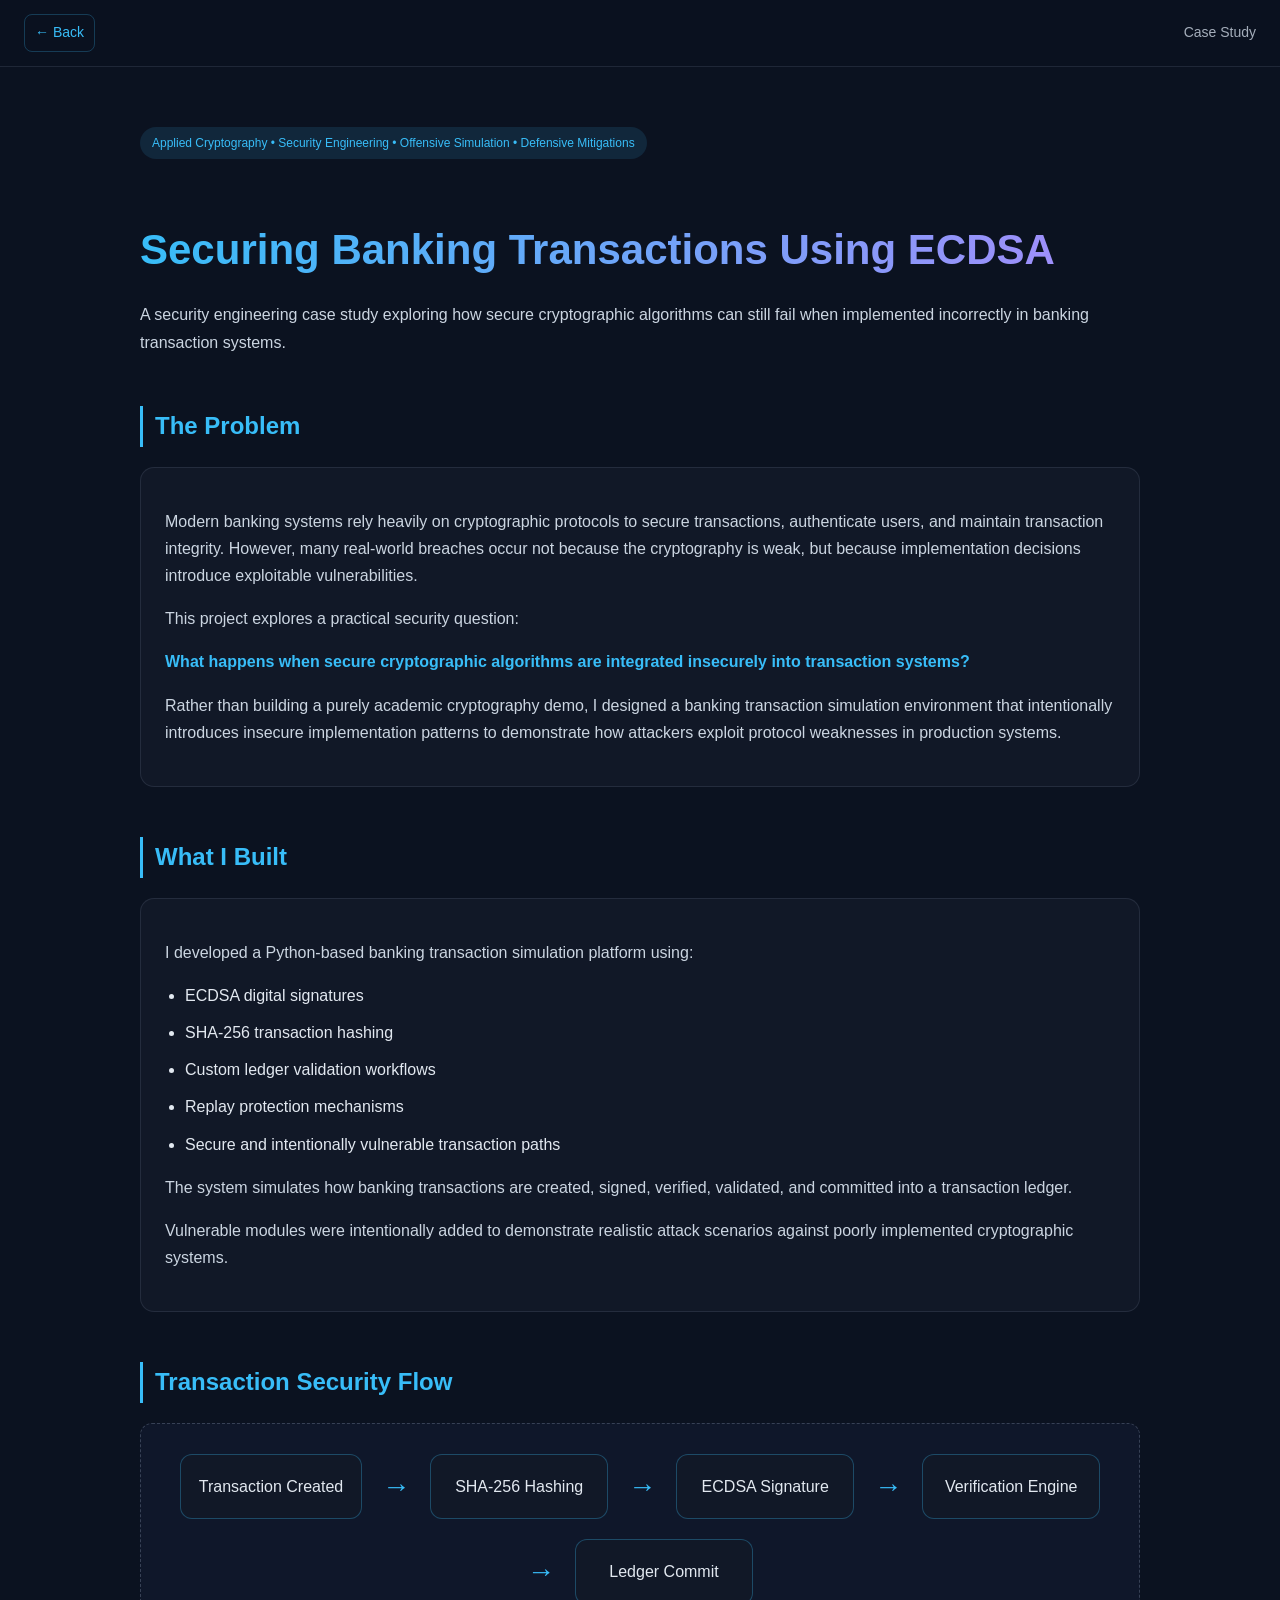
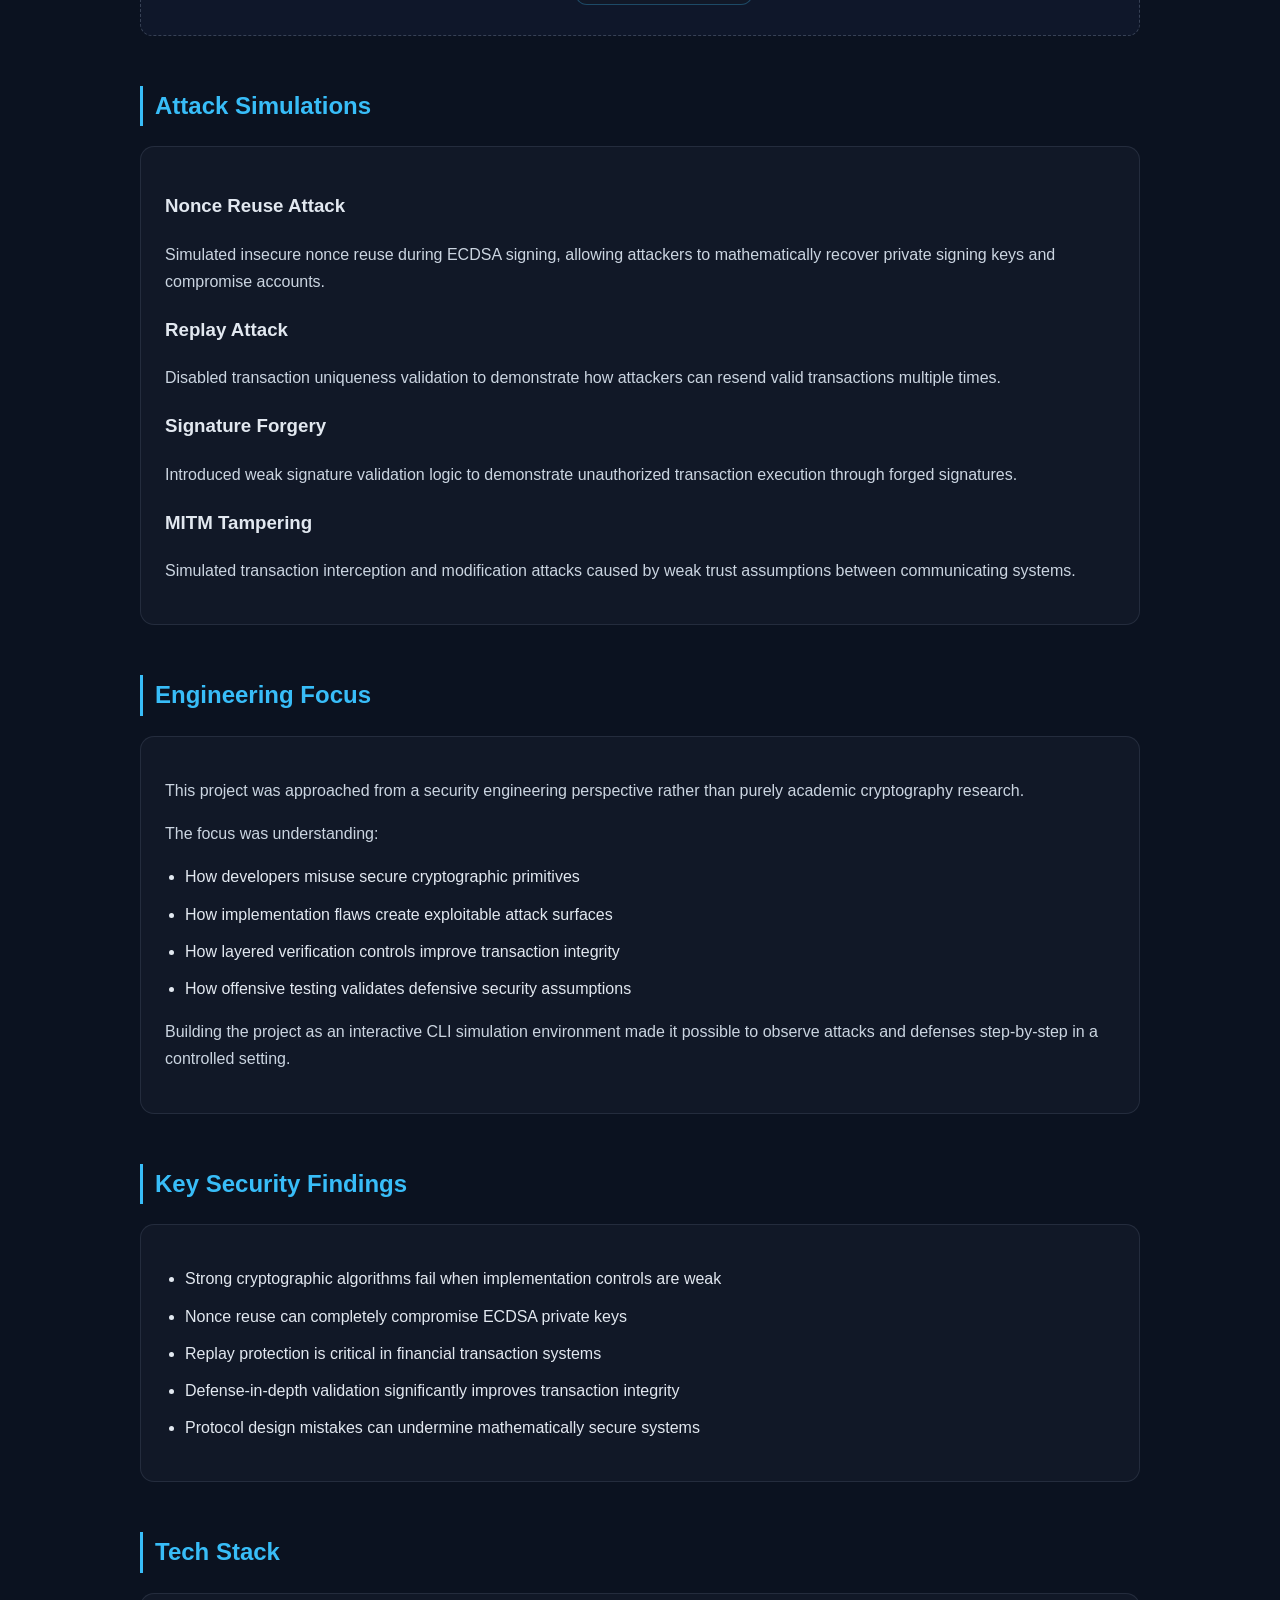
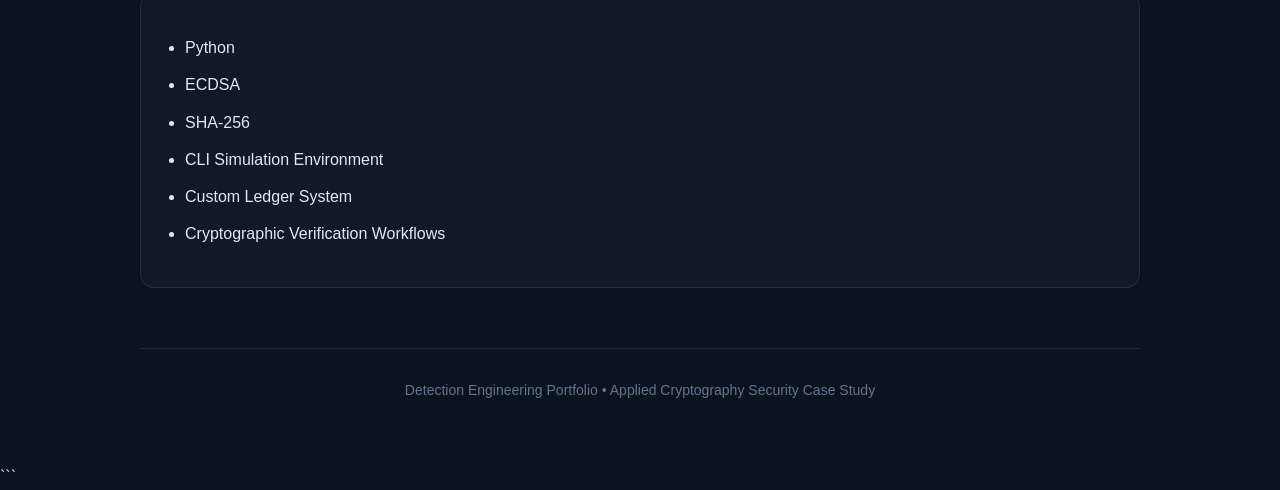
<file: projects/ecdsa-banking-security.html>
<!DOCTYPE html>
<html lang="en">
<head>
  <meta charset="UTF-8" />
  <meta name="viewport" content="width=device-width, initial-scale=1.0"/>
  <title>ECDSA Banking Security Case Study</title>

  <style>

    body{
      margin:0;
      background:#0b1220;
      color:#e2e8f0;
      font-family:Inter,Arial,sans-serif;
      line-height:1.7;
    }

    .container{
      width:90%;
      max-width:1000px;
      margin:auto;
      padding:60px 0;
    }

    .hero{
      margin-bottom:50px;
    }

    .tag{
      display:inline-block;
      padding:6px 12px;
      border-radius:999px;
      background:rgba(56,189,248,0.12);
      color:#38bdf8;
      font-size:12px;
      margin-bottom:20px;
    }

    h1{
      font-size:42px;
      margin-bottom:10px;
      background:linear-gradient(90deg,#38bdf8,#a78bfa);
      -webkit-background-clip:text;
      -webkit-text-fill-color:transparent;
    }

    h2{
      margin-top:50px;
      color:#38bdf8;
      border-left:3px solid #38bdf8;
      padding-left:12px;
    }

    p{
      color:#cbd5e1;
    }

    .card{
      background:#111827;
      border:1px solid rgba(148,163,184,0.15);
      border-radius:14px;
      padding:24px;
      margin-top:20px;
    }

    .diagram{
      background:#0f172a;
      border:1px dashed rgba(148,163,184,0.3);
      border-radius:12px;
      padding:30px;
      overflow:auto;
      margin-top:20px;
    }

    .flow{
      display:flex;
      align-items:center;
      justify-content:center;
      gap:20px;
      flex-wrap:wrap;
    }

    .flow-box{
      background:#111827;
      border:1px solid rgba(56,189,248,0.3);
      border-radius:12px;
      padding:18px;
      min-width:140px;
      text-align:center;
    }

    .arrow{
      color:#38bdf8;
      font-size:28px;
    }

    ul{
      padding-left:20px;
    }

    li{
      margin-bottom:10px;
    }

    .highlight{
      color:#38bdf8;
      font-weight:600;
    }

    .footer{
      margin-top:60px;
      padding-top:30px;
      border-top:1px solid rgba(148,163,184,0.15);
      color:#64748b;
      text-align:center;
      font-size:14px;
    }

    .case-navbar {
      position: sticky;
      top: 0;
      z-index: 1000;
    
      display: flex;
      align-items: center;
      justify-content: space-between;
    
      padding: 14px 24px;
    
      background: rgba(11, 18, 32, 0.85);
      backdrop-filter: blur(12px);
    
      border-bottom: 1px solid rgba(148, 163, 184, 0.15);
    }
    
    .back-link {
      color: #38bdf8;
      text-decoration: none;
      font-size: 14px;
      padding: 6px 10px;
      border-radius: 8px;
      border: 1px solid rgba(56, 189, 248, 0.25);
      transition: 0.2s;
    }
    
    .back-link:hover {
      background: rgba(56, 189, 248, 0.12);
    }
    
    .case-title {
      color: #cbd5e1;
      font-size: 14px;
      opacity: 0.8;
    }

  </style>
</head>

<body>
  <nav class="case-navbar">
    <a href="../index.html" class="back-link">← Back</a>
    <span class="case-title">Case Study</span>
  </nav>

<div class="container">

  <section class="hero">

    <div class="tag">
      Applied Cryptography • Security Engineering • Offensive Simulation • Defensive Mitigations
    </div>

    <h1>Securing Banking Transactions Using ECDSA</h1>

    <p>
      A security engineering case study exploring how secure cryptographic algorithms
      can still fail when implemented incorrectly in banking transaction systems.
    </p>

  </section>

  <section>

    <h2>The Problem</h2>

    <div class="card">

      <p>
        Modern banking systems rely heavily on cryptographic protocols to secure
        transactions, authenticate users, and maintain transaction integrity.
        However, many real-world breaches occur not because the cryptography is weak,
        but because implementation decisions introduce exploitable vulnerabilities.
      </p>

      <p>
        This project explores a practical security question:
      </p>

      <p class="highlight">
        What happens when secure cryptographic algorithms are integrated insecurely into transaction systems?
      </p>

      <p>
        Rather than building a purely academic cryptography demo, I designed a
        banking transaction simulation environment that intentionally introduces
        insecure implementation patterns to demonstrate how attackers exploit
        protocol weaknesses in production systems.
      </p>

    </div>

  </section>

  <section>

    <h2>What I Built</h2>

    <div class="card">

      <p>
        I developed a Python-based banking transaction simulation platform using:
      </p>

      <ul>
        <li>ECDSA digital signatures</li>
        <li>SHA-256 transaction hashing</li>
        <li>Custom ledger validation workflows</li>
        <li>Replay protection mechanisms</li>
        <li>Secure and intentionally vulnerable transaction paths</li>
      </ul>

      <p>
        The system simulates how banking transactions are created, signed,
        verified, validated, and committed into a transaction ledger.
      </p>

      <p>
        Vulnerable modules were intentionally added to demonstrate realistic
        attack scenarios against poorly implemented cryptographic systems.
      </p>

    </div>

  </section>

  <section>

    <h2>Transaction Security Flow</h2>

    <div class="diagram">

      <div class="flow">

        <div class="flow-box">
          Transaction Created
        </div>

        <div class="arrow">→</div>

        <div class="flow-box">
          SHA-256 Hashing
        </div>

        <div class="arrow">→</div>

        <div class="flow-box">
          ECDSA Signature
        </div>

        <div class="arrow">→</div>

        <div class="flow-box">
          Verification Engine
        </div>

        <div class="arrow">→</div>

        <div class="flow-box">
          Ledger Commit
        </div>

      </div>

    </div>

  </section>

  <section>

    <h2>Attack Simulations</h2>

    <div class="card">

      <h3>Nonce Reuse Attack</h3>

      <p>
        Simulated insecure nonce reuse during ECDSA signing, allowing attackers
        to mathematically recover private signing keys and compromise accounts.
      </p>

      <h3>Replay Attack</h3>

      <p>
        Disabled transaction uniqueness validation to demonstrate how attackers
        can resend valid transactions multiple times.
      </p>

      <h3>Signature Forgery</h3>

      <p>
        Introduced weak signature validation logic to demonstrate unauthorized
        transaction execution through forged signatures.
      </p>

      <h3>MITM Tampering</h3>

      <p>
        Simulated transaction interception and modification attacks caused by
        weak trust assumptions between communicating systems.
      </p>

    </div>

  </section>

  <section>

    <h2>Engineering Focus</h2>

    <div class="card">

      <p>
        This project was approached from a security engineering perspective rather
        than purely academic cryptography research.
      </p>

      <p>
        The focus was understanding:
      </p>

      <ul>
        <li>How developers misuse secure cryptographic primitives</li>
        <li>How implementation flaws create exploitable attack surfaces</li>
        <li>How layered verification controls improve transaction integrity</li>
        <li>How offensive testing validates defensive security assumptions</li>
      </ul>

      <p>
        Building the project as an interactive CLI simulation environment made it
        possible to observe attacks and defenses step-by-step in a controlled setting.
      </p>

    </div>

  </section>

  <section>

    <h2>Key Security Findings</h2>

    <div class="card">

      <ul>
        <li>Strong cryptographic algorithms fail when implementation controls are weak</li>
        <li>Nonce reuse can completely compromise ECDSA private keys</li>
        <li>Replay protection is critical in financial transaction systems</li>
        <li>Defense-in-depth validation significantly improves transaction integrity</li>
        <li>Protocol design mistakes can undermine mathematically secure systems</li>
      </ul>

    </div>

  </section>

  <section>

    <h2>Tech Stack</h2>

    <div class="card">

      <ul>
        <li>Python</li>
        <li>ECDSA</li>
        <li>SHA-256</li>
        <li>CLI Simulation Environment</li>
        <li>Custom Ledger System</li>
        <li>Cryptographic Verification Workflows</li>
      </ul>

    </div>

  </section>

  <div class="footer">
    Detection Engineering Portfolio • Applied Cryptography Security Case Study
  </div>

</div>

</body>
</html>
```
</file>
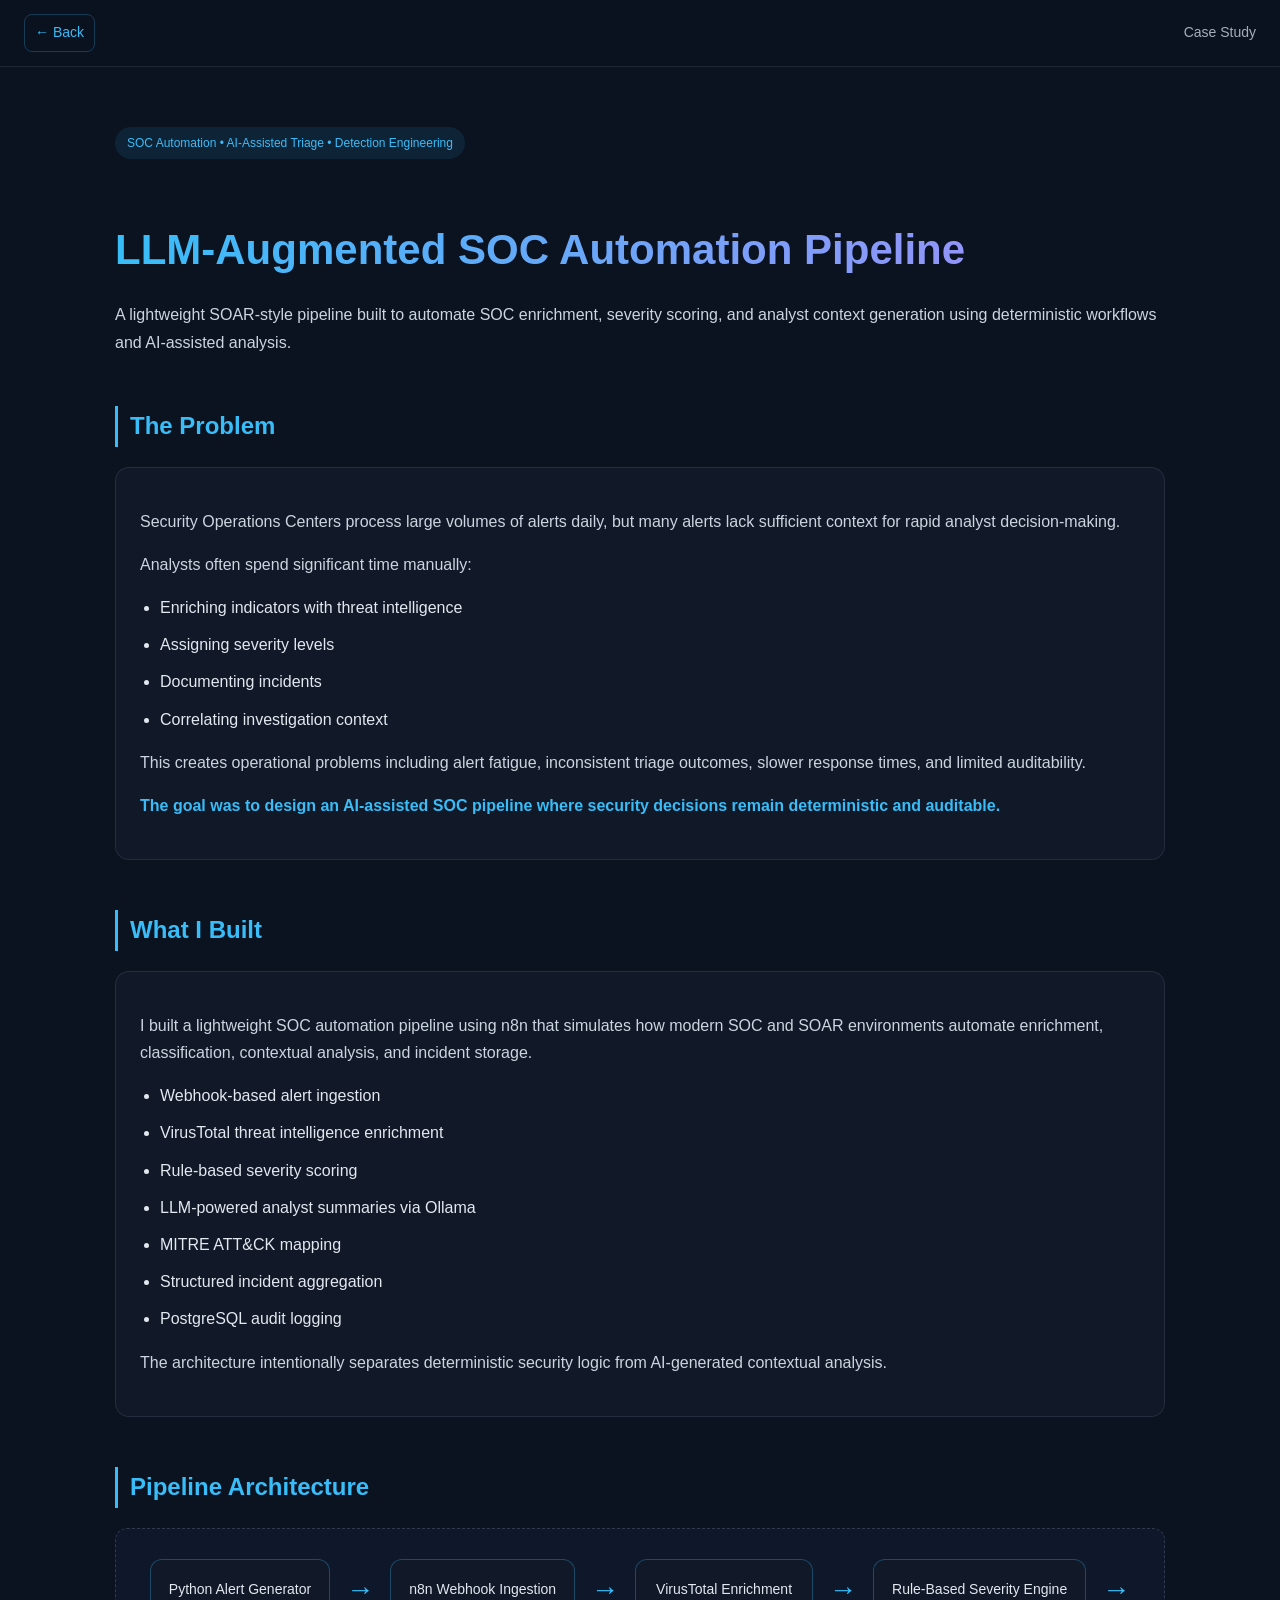
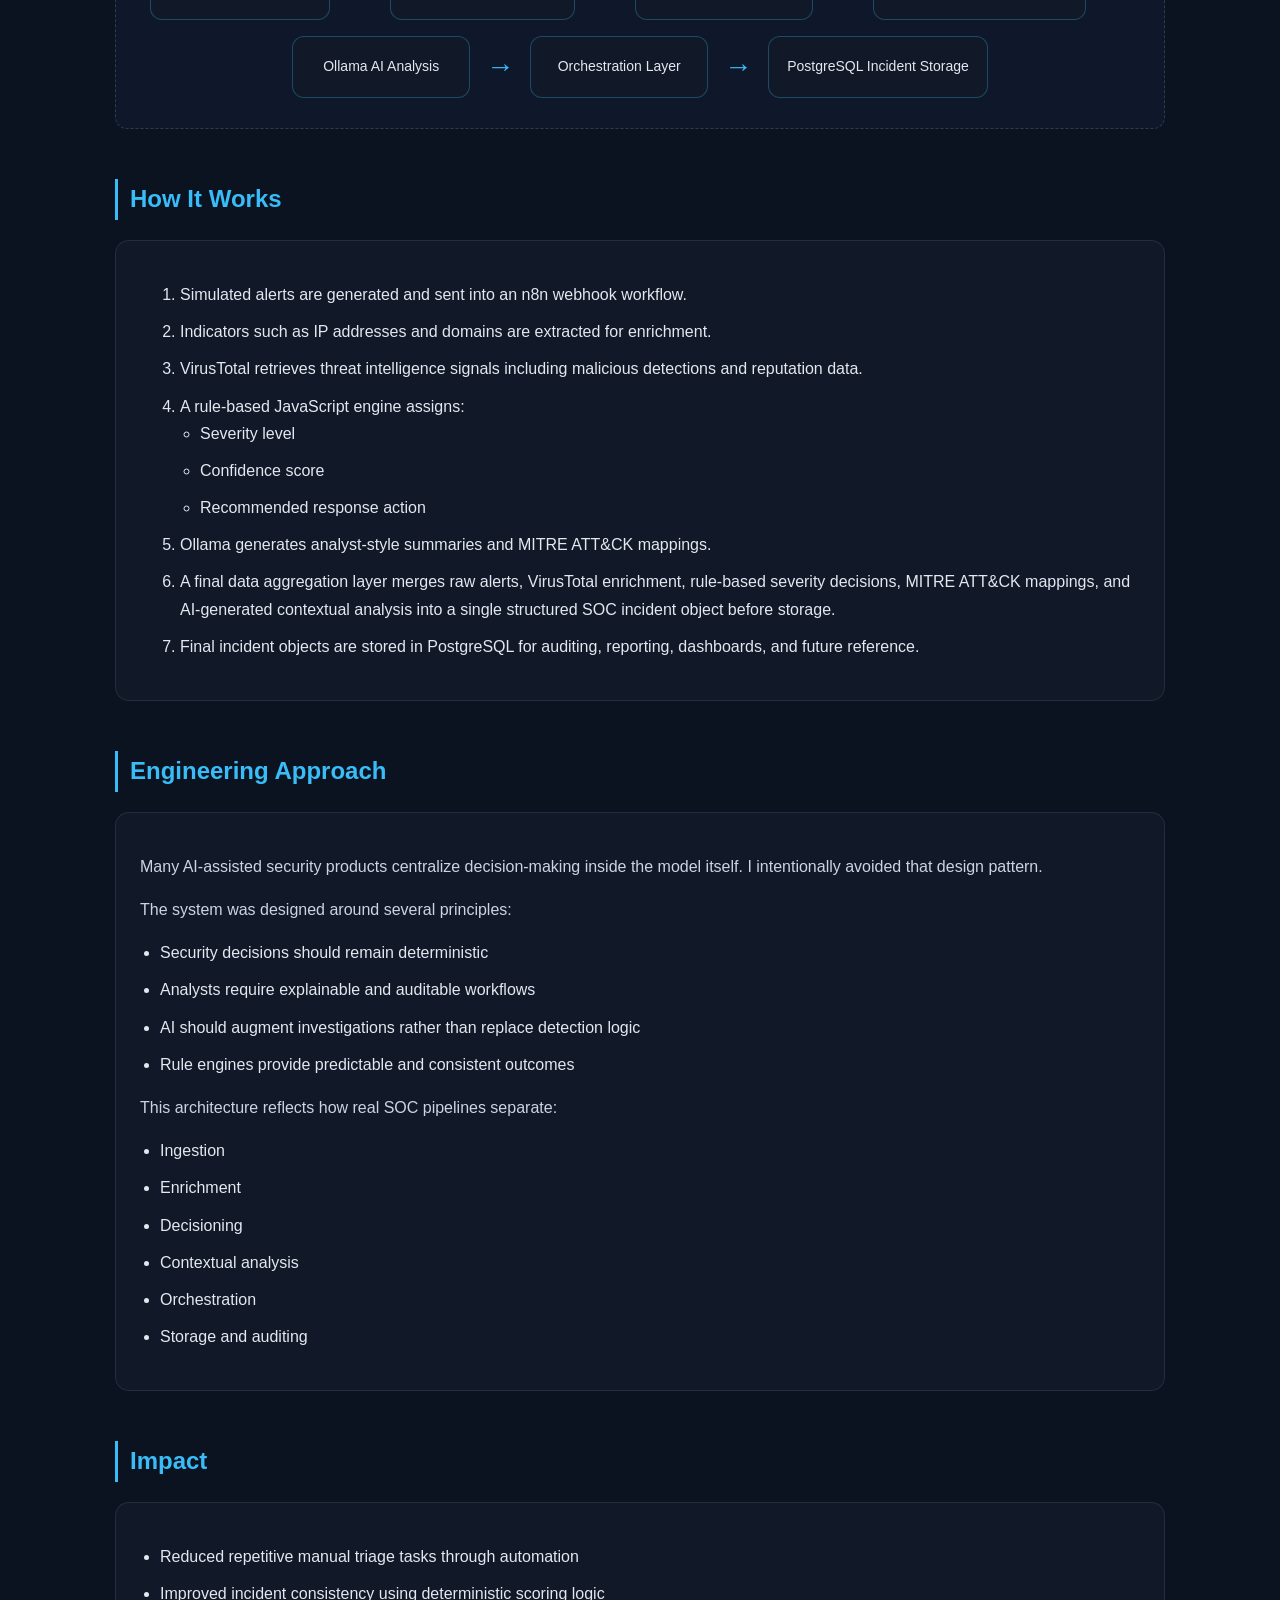
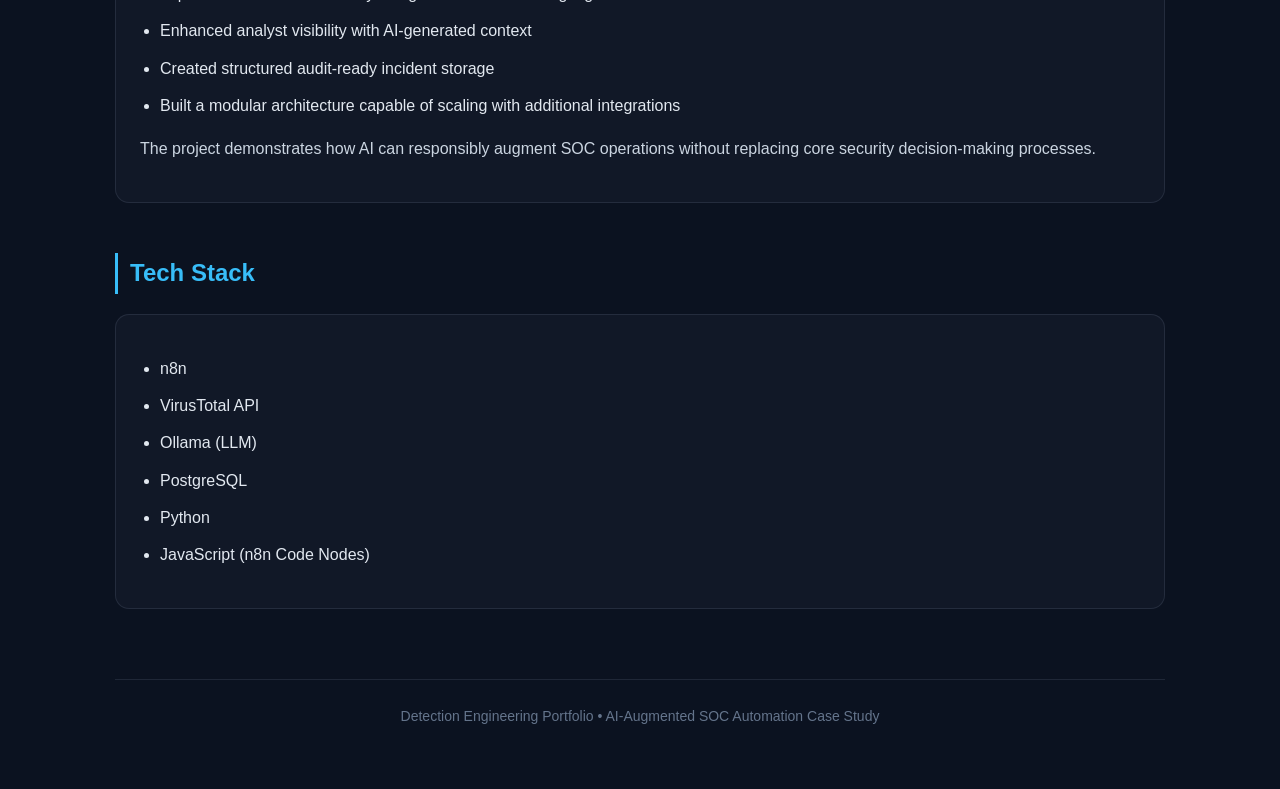
<file: projects/llm-augmented-alert-triage -automation-pipeline.html>
<!DOCTYPE html>
<html lang="en">
<head>
  <meta charset="UTF-8"/>
  <meta name="viewport" content="width=device-width, initial-scale=1.0"/>
  <title>LLM-Augmented SOC Automation Pipeline</title>

  <style>

    body{
      margin:0;
      background:#0b1220;
      color:#e2e8f0;
      font-family:Inter,Arial,sans-serif;
      line-height:1.7;
    }

    .container{
      width:90%;
      max-width:1050px;
      margin:auto;
      padding:60px 0;
    }

    .hero{
      margin-bottom:50px;
    }

    .tag{
      display:inline-block;
      padding:6px 12px;
      border-radius:999px;
      background:rgba(56,189,248,0.1);
      color:#38bdf8;
      font-size:12px;
      margin-bottom:20px;
    }

    h1{
      font-size:42px;
      margin-bottom:10px;
      background:linear-gradient(90deg,#38bdf8,#a78bfa);
      -webkit-background-clip:text;
      -webkit-text-fill-color:transparent;
    }

    h2{
      margin-top:50px;
      color:#38bdf8;
      border-left:3px solid #38bdf8;
      padding-left:12px;
    }

    h3{
      color:#f8fafc;
    }

    p{
      color:#cbd5e1;
    }

    .card{
      background:#111827;
      border:1px solid rgba(148,163,184,0.15);
      border-radius:14px;
      padding:24px;
      margin-top:20px;
    }

    ul{
      padding-left:20px;
    }

    li{
      margin-bottom:10px;
    }

    .highlight{
      color:#38bdf8;
      font-weight:600;
    }

    .diagram{
      background:#0f172a;
      border:1px dashed rgba(148,163,184,0.25);
      border-radius:12px;
      padding:30px;
      margin-top:20px;
      overflow:auto;
    }

    .flow{
      display:flex;
      align-items:center;
      justify-content:center;
      gap:16px;
      flex-wrap:wrap;
    }

    .flow-box{
      background:#111827;
      border:1px solid rgba(56,189,248,0.3);
      border-radius:12px;
      padding:18px;
      min-width:140px;
      text-align:center;
      font-size:14px;
    }

    .arrow{
      color:#38bdf8;
      font-size:28px;
      font-weight:bold;
    }

    .footer{
      margin-top:70px;
      border-top:1px solid rgba(148,163,184,0.15);
      padding-top:25px;
      text-align:center;
      color:#64748b;
      font-size:14px;
    }

    .case-navbar {
      position: sticky;
      top: 0;
      z-index: 1000;
    
      display: flex;
      align-items: center;
      justify-content: space-between;
    
      padding: 14px 24px;
    
      background: rgba(11, 18, 32, 0.85);
      backdrop-filter: blur(12px);
    
      border-bottom: 1px solid rgba(148, 163, 184, 0.15);
    }
    
    .back-link {
      color: #38bdf8;
      text-decoration: none;
      font-size: 14px;
      padding: 6px 10px;
      border-radius: 8px;
      border: 1px solid rgba(56, 189, 248, 0.25);
      transition: 0.2s;
    }
    
    .back-link:hover {
      background: rgba(56, 189, 248, 0.12);
    }
    
    .case-title {
      color: #cbd5e1;
      font-size: 14px;
      opacity: 0.8;
    }

  </style>
</head>

<body>
  <nav class="case-navbar">
    <a href="../index.html" class="back-link">← Back</a>
    <span class="case-title">Case Study</span>
  </nav>


<div class="container">

  <section class="hero">

    <div class="tag">
      SOC Automation • AI-Assisted Triage • Detection Engineering
    </div>

    <h1>LLM-Augmented SOC Automation Pipeline</h1>

    <p>
      A lightweight SOAR-style pipeline built to automate SOC enrichment,
      severity scoring, and analyst context generation using deterministic
      workflows and AI-assisted analysis.
    </p>

  </section>

  <section>

    <h2>The Problem</h2>

    <div class="card">

      <p>
        Security Operations Centers process large volumes of alerts daily,
        but many alerts lack sufficient context for rapid analyst decision-making.
      </p>

      <p>
        Analysts often spend significant time manually:
      </p>

      <ul>
        <li>Enriching indicators with threat intelligence</li>
        <li>Assigning severity levels</li>
        <li>Documenting incidents</li>
        <li>Correlating investigation context</li>
      </ul>

      <p>
        This creates operational problems including alert fatigue,
        inconsistent triage outcomes, slower response times,
        and limited auditability.
      </p>

      <p class="highlight">
        The goal was to design an AI-assisted SOC pipeline
        where security decisions remain deterministic and auditable.
      </p>

    </div>

  </section>

  <section>

    <h2>What I Built</h2>

    <div class="card">

      <p>
        I built a lightweight SOC automation pipeline using n8n that simulates
        how modern SOC and SOAR environments automate enrichment,
        classification, contextual analysis, and incident storage.
      </p>

      <ul>
        <li>Webhook-based alert ingestion</li>
        <li>VirusTotal threat intelligence enrichment</li>
        <li>Rule-based severity scoring</li>
        <li>LLM-powered analyst summaries via Ollama</li>
        <li>MITRE ATT&CK mapping</li>
        <li>Structured incident aggregation</li>
        <li>PostgreSQL audit logging</li>
      </ul>

      <p>
        The architecture intentionally separates deterministic security logic
        from AI-generated contextual analysis.
      </p>

    </div>

  </section>

  <section>

    <h2>Pipeline Architecture</h2>

    <div class="diagram">

      <div class="flow">

        <div class="flow-box">
          Python Alert Generator
        </div>

        <div class="arrow">→</div>

        <div class="flow-box">
          n8n Webhook Ingestion
        </div>

        <div class="arrow">→</div>

        <div class="flow-box">
          VirusTotal Enrichment
        </div>

        <div class="arrow">→</div>

        <div class="flow-box">
          Rule-Based Severity Engine
        </div>

        <div class="arrow">→</div>

        <div class="flow-box">
          Ollama AI Analysis
        </div>

        <div class="arrow">→</div>

        <div class="flow-box">
          Orchestration Layer
        </div>

        <div class="arrow">→</div>

        <div class="flow-box">
          PostgreSQL Incident Storage
        </div>

      </div>

    </div>

  </section>

  <section>

    <h2>How It Works</h2>

    <div class="card">

      <ol>

        <li>
          Simulated alerts are generated and sent into an n8n webhook workflow.
        </li>

        <li>
          Indicators such as IP addresses and domains are extracted for enrichment.
        </li>

        <li>
          VirusTotal retrieves threat intelligence signals including malicious detections and reputation data.
        </li>

        <li>
          A rule-based JavaScript engine assigns:
          <ul>
            <li>Severity level</li>
            <li>Confidence score</li>
            <li>Recommended response action</li>
          </ul>
        </li>

        <li>
          Ollama generates analyst-style summaries and MITRE ATT&CK mappings.
        </li>

        <li>
          A final data aggregation layer merges raw alerts, VirusTotal enrichment, rule-based severity decisions, MITRE ATT&CK mappings, and AI-generated contextual analysis into a single structured SOC incident object before storage.
        </li>


        <li>
          Final incident objects are stored in PostgreSQL for auditing, reporting, dashboards, and future reference.
        </li>

      </ol>

    </div>

  </section>

  <section>

    <h2>Engineering Approach</h2>

    <div class="card">

      <p>
        Many AI-assisted security products centralize decision-making inside the model itself.
        I intentionally avoided that design pattern.
      </p>

      <p>
        The system was designed around several principles:
      </p>

      <ul>
        <li>Security decisions should remain deterministic</li>
        <li>Analysts require explainable and auditable workflows</li>
        <li>AI should augment investigations rather than replace detection logic</li>
        <li>Rule engines provide predictable and consistent outcomes</li>
      </ul>

      <p>
        This architecture reflects how real SOC pipelines separate:
      </p>

      <ul>
        <li>Ingestion</li>
        <li>Enrichment</li>
        <li>Decisioning</li>
        <li>Contextual analysis</li>
        <li>Orchestration</li>
        <li>Storage and auditing</li>
      </ul>

    </div>

  </section>

  <section>

    <h2>Impact</h2>

    <div class="card">

      <ul>
        <li>Reduced repetitive manual triage tasks through automation</li>
        <li>Improved incident consistency using deterministic scoring logic</li>
        <li>Enhanced analyst visibility with AI-generated context</li>
        <li>Created structured audit-ready incident storage</li>
        <li>Built a modular architecture capable of scaling with additional integrations</li>
      </ul>

      <p>
        The project demonstrates how AI can responsibly augment SOC operations
        without replacing core security decision-making processes.
      </p>

    </div>

  </section>

  <section>

    <h2>Tech Stack</h2>

    <div class="card">

      <ul>
        <li>n8n</li>
        <li>VirusTotal API</li>
        <li>Ollama (LLM)</li>
        <li>PostgreSQL</li>
        <li>Python</li>
        <li>JavaScript (n8n Code Nodes)</li>
      </ul>

    </div>

  </section>

  <div class="footer">
    Detection Engineering Portfolio • AI-Augmented SOC Automation Case Study
  </div>

</div>

</body>
</html>
</file>
<file: style.css>
body {
  margin:0;
  font-family: Arial;
  background: radial-gradient(circle,#0b1220,#070a12);
  color:#e5e7eb;
}

/* NAV */
.navbar {
  display:flex;
  justify-content:space-between;
  padding:18px 40px;
  background:rgba(15,23,42,0.8);
  backdrop-filter:blur(10px);
}

.navbar a { color:#cbd5e1; margin-left:12px; text-decoration:none; }

/* =========================
   HERO - EXECUTIVE LAYOUT
  ========================= */
  
  .hero {
    padding: 100px 40px 80px;
    max-width: 1100px;
    margin: 0 auto;
    text-align: left;
  }
  
  /* positioning tag */
  .hero-tag {
    display: inline-block;
    padding: 6px 12px;
    border-radius: 999px;
    font-size: 12px;
    color: #38bdf8;
    background: rgba(56, 189, 248, 0.08);
    border: 1px solid rgba(56, 189, 248, 0.2);
    margin-bottom: 18px;
    justify-content: center;
  }
  
  /* main hero headline */
  .hero h1 {
    font-size: 24px;
    line-height: 1.2;
    font-weight: 700;
    margin-bottom: 24px;
    letter-spacing: -0.5px;
    max-width: 900px;
    justify-content: center;
  }
  
  /* hero paragraphs */
  .hero p {
    font-size: 16px;
    line-height: 1.75;
    color: #94a3b8;
    margin-bottom: 16px;
    max-width: 850px;
    text-align: justify;
  }

  .hero-badges {
    display: flex;
    justify-content: center;
    flex-wrap: wrap;
    gap: 8px;
    margin-top: 20px;
  }

  .hero-badges span {
    display: inline-block;
  }
  /* CTA buttons */
  .hero-actions {
    margin-top: 28px;
    display: flex;
    gap: 12px;
  }
  
  /* =========================
     ABOUT - NARRATIVE CARD
  ========================= */
  
  #about {
    padding: 80px 40px;
    max-width: 1100px;
    margin: 0 auto;
  }
  
  /* section title refinement */
  .section h2 {
    font-size: 18px;
    letter-spacing: 1px;
    text-transform: uppercase;
    color: #e2e8f0;
    margin-bottom: 24px;
    border-left: 3px solid #38bdf8;
    padding-left: 10px;
  }
  
  /* about container */
  .about-card {
    background: linear-gradient(180deg, #0f172a, #0b1220);
    border: 1px solid rgba(148, 163, 184, 0.15);
    border-radius: 14px;
    padding: 28px;
  }
  
  /* paragraph spacing + readability */
  .about-card p {
    font-size: 15.5px;
    line-height: 1.75;
    color: #cbd5e1;
    margin-bottom: 16px;
  }
  
  /* remove last paragraph spacing */
  .about-card p:last-of-type {
    margin-bottom: 0;
  }
  
  /* =========================
     STATS (VISUAL EMPHASIS ROW)
  ========================= */
  
  .stats {
    display: grid;
    grid-template-columns: repeat(3, 1fr);
    gap: 14px;
    margin-top: 28px;
  }
  
  /* stat card */
  .stat {
    background: rgba(15, 23, 42, 0.6);
    border: 1px solid rgba(148, 163, 184, 0.12);
    border-radius: 12px;
    padding: 16px;
    text-align: left;
  }
  
  /* stat number */
  .stat h3 {
    margin: 0;
    font-size: 20px;
    color: #38bdf8;
  }
  
  /* stat label */
  .stat p {
    margin: 6px 0 0;
    font-size: 12.5px;
    color: #94a3b8;
    line-height: 1.4;
  }
  
  /* =========================
     RESPONSIVE
  ========================= */
  
  @media (max-width: 768px) {
  
    .hero {
      padding: 80px 20px 60px;
    }
  
    .hero h1 {
      font-size: 32px;
    }
  
    .hero-actions {
      flex-direction: column;
      align-items: flex-start;
    }
  
    .stats {
      grid-template-columns: 1fr;
    }
  }

/* GRID */
.grid {
  display:grid;
  grid-template-columns:repeat(auto-fit,minmax(260px,1fr));
  gap:18px;
}

/* CARDS */
.card {
  background:#0f172a;
  border:1px solid #1f2937;
  padding:16px;
  border-radius:12px;
}

.card:hover { border-color:#38bdf8; transform:translateY(-4px); }

.card-image {
  padding:20px;
  border:1px dashed #334155;
  margin:10px 0;
  text-align:center;
}

/* BADGES */
.hero-badges span {
  margin:5px;
  padding:5px 10px;
  border:1px solid #334155;
  border-radius:999px;
}

/* META */
.repo-meta {
  font-size:12px;
  color:#94a3b8;
}

/* BUTTON */
.card-btn {
  display:inline-block;
  margin-top:10px;
  padding:6px 10px;
  background:#38bdf8;
  color:#0b1220;
  border-radius:8px;
  text-decoration:none;
}

footer {
  text-align: center;
  padding: 25px 20px;
  color: #64748b;
  border-top: 1px solid rgba(148, 163, 184, 0.15);
  margin-top: 60px;
  background: rgba(11, 18, 32, 0.9);
}

.case-navbar {
  position: sticky;
  top: 0;
  z-index: 1000;

  display: flex;
  align-items: center;
  justify-content: space-between;

  padding: 14px 24px;

  background: rgba(11, 18, 32, 0.85);
  backdrop-filter: blur(12px);

  border-bottom: 1px solid rgba(148, 163, 184, 0.15);
}

.back-link {
  color: #38bdf8;
  text-decoration: none;
  font-size: 14px;
  padding: 6px 10px;
  border-radius: 8px;
  border: 1px solid rgba(56, 189, 248, 0.25);
  transition: 0.2s;
}

.back-link:hover {
  background: rgba(56, 189, 248, 0.12);
}

.case-title {
  color: #cbd5e1;
  font-size: 14px;
  opacity: 0.8;
}

/* =========================
   HERO CTA BUTTONS (MISSING PIECE)
========================= */

.hero-actions {
  margin-top: 28px;
  display: flex;
  gap: 12px;
}

/* PRIMARY BUTTON */
.primary-btn {
  display: inline-block;
  padding: 10px 16px;
  background: #38bdf8;
  color: #0b1220;
  border-radius: 10px;
  text-decoration: none;
  font-weight: 600;
  transition: 0.2s ease;
}

.primary-btn:hover {
  background: #7dd3fc;
  transform: translateY(-2px);
}

/* SECONDARY BUTTON */
.secondary-btn {
  display: inline-block;
  padding: 10px 16px;
  border: 1px solid #38bdf8;
  color: #38bdf8;
  border-radius: 10px;
  text-decoration: none;
  font-weight: 500;
  transition: 0.2s ease;
}

.secondary-btn:hover {
  background: rgba(56, 189, 248, 0.12);
  transform: translateY(-2px);
}
</file>
